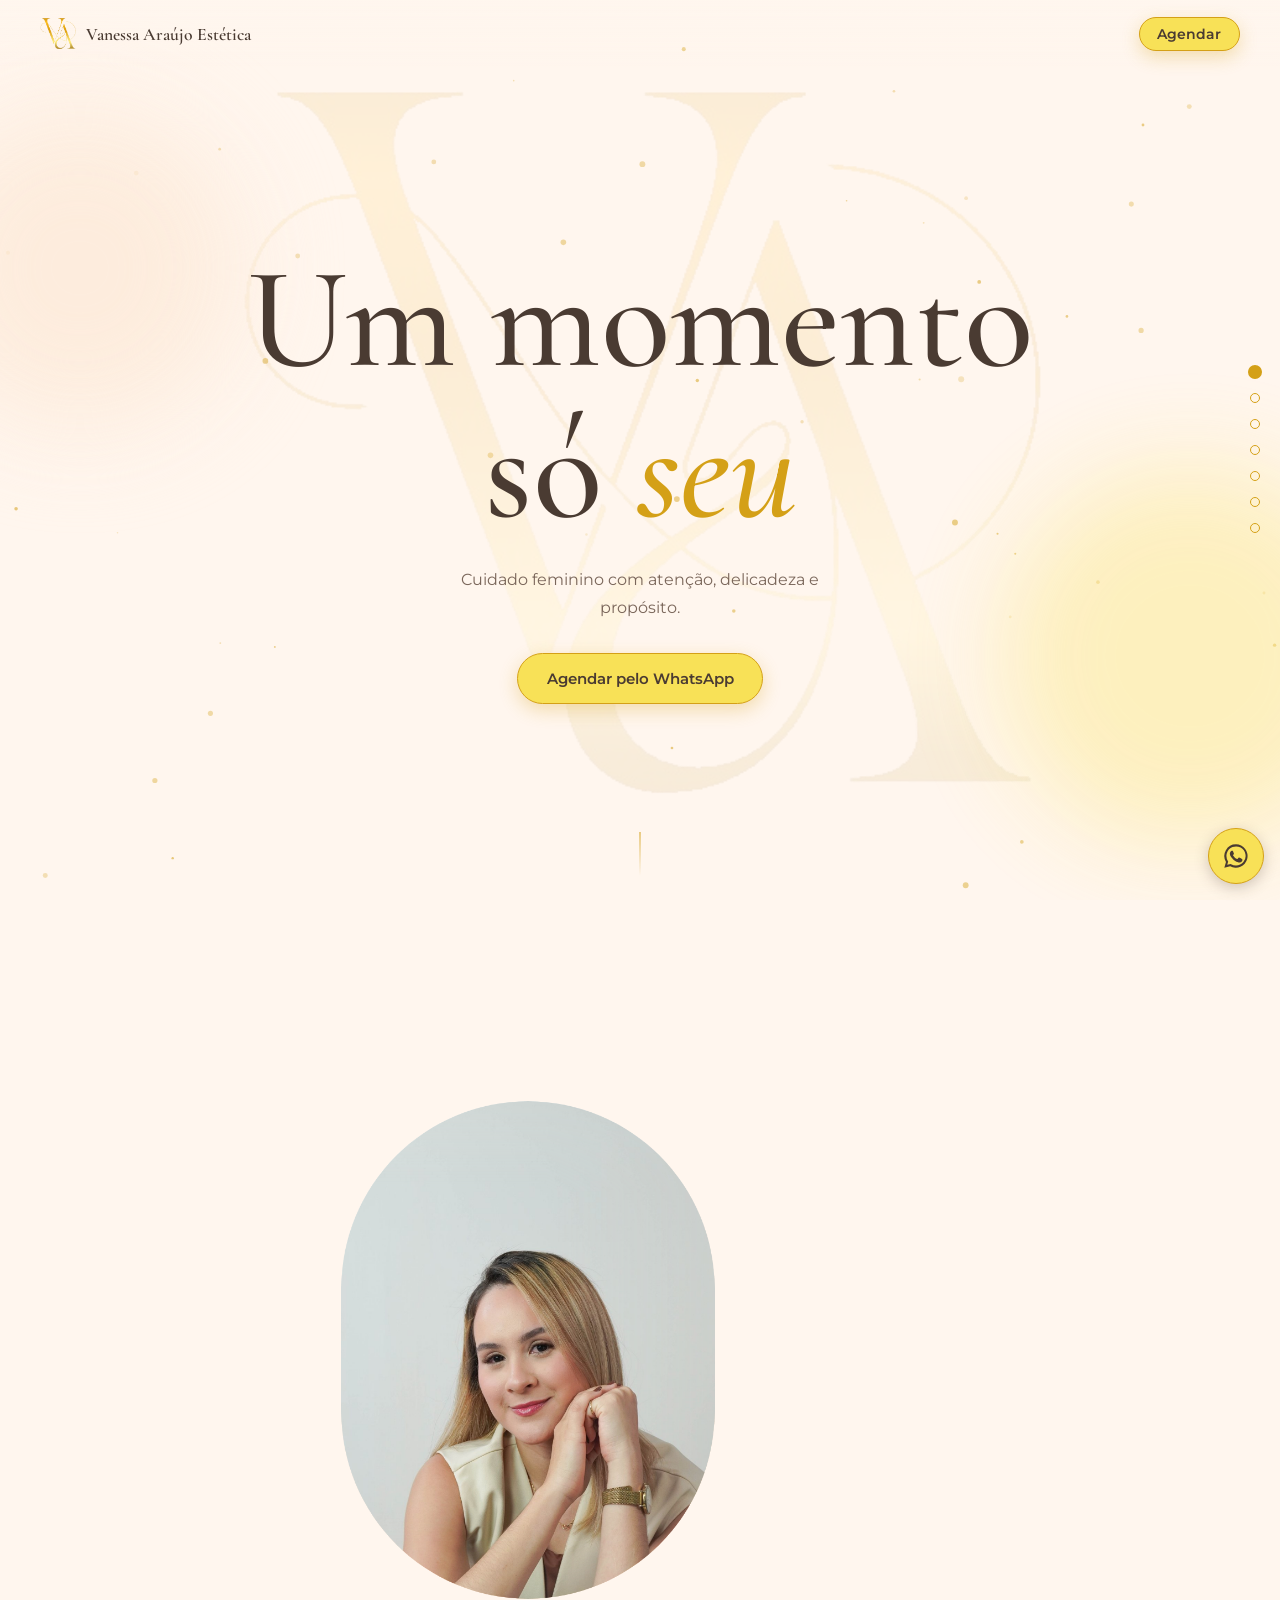
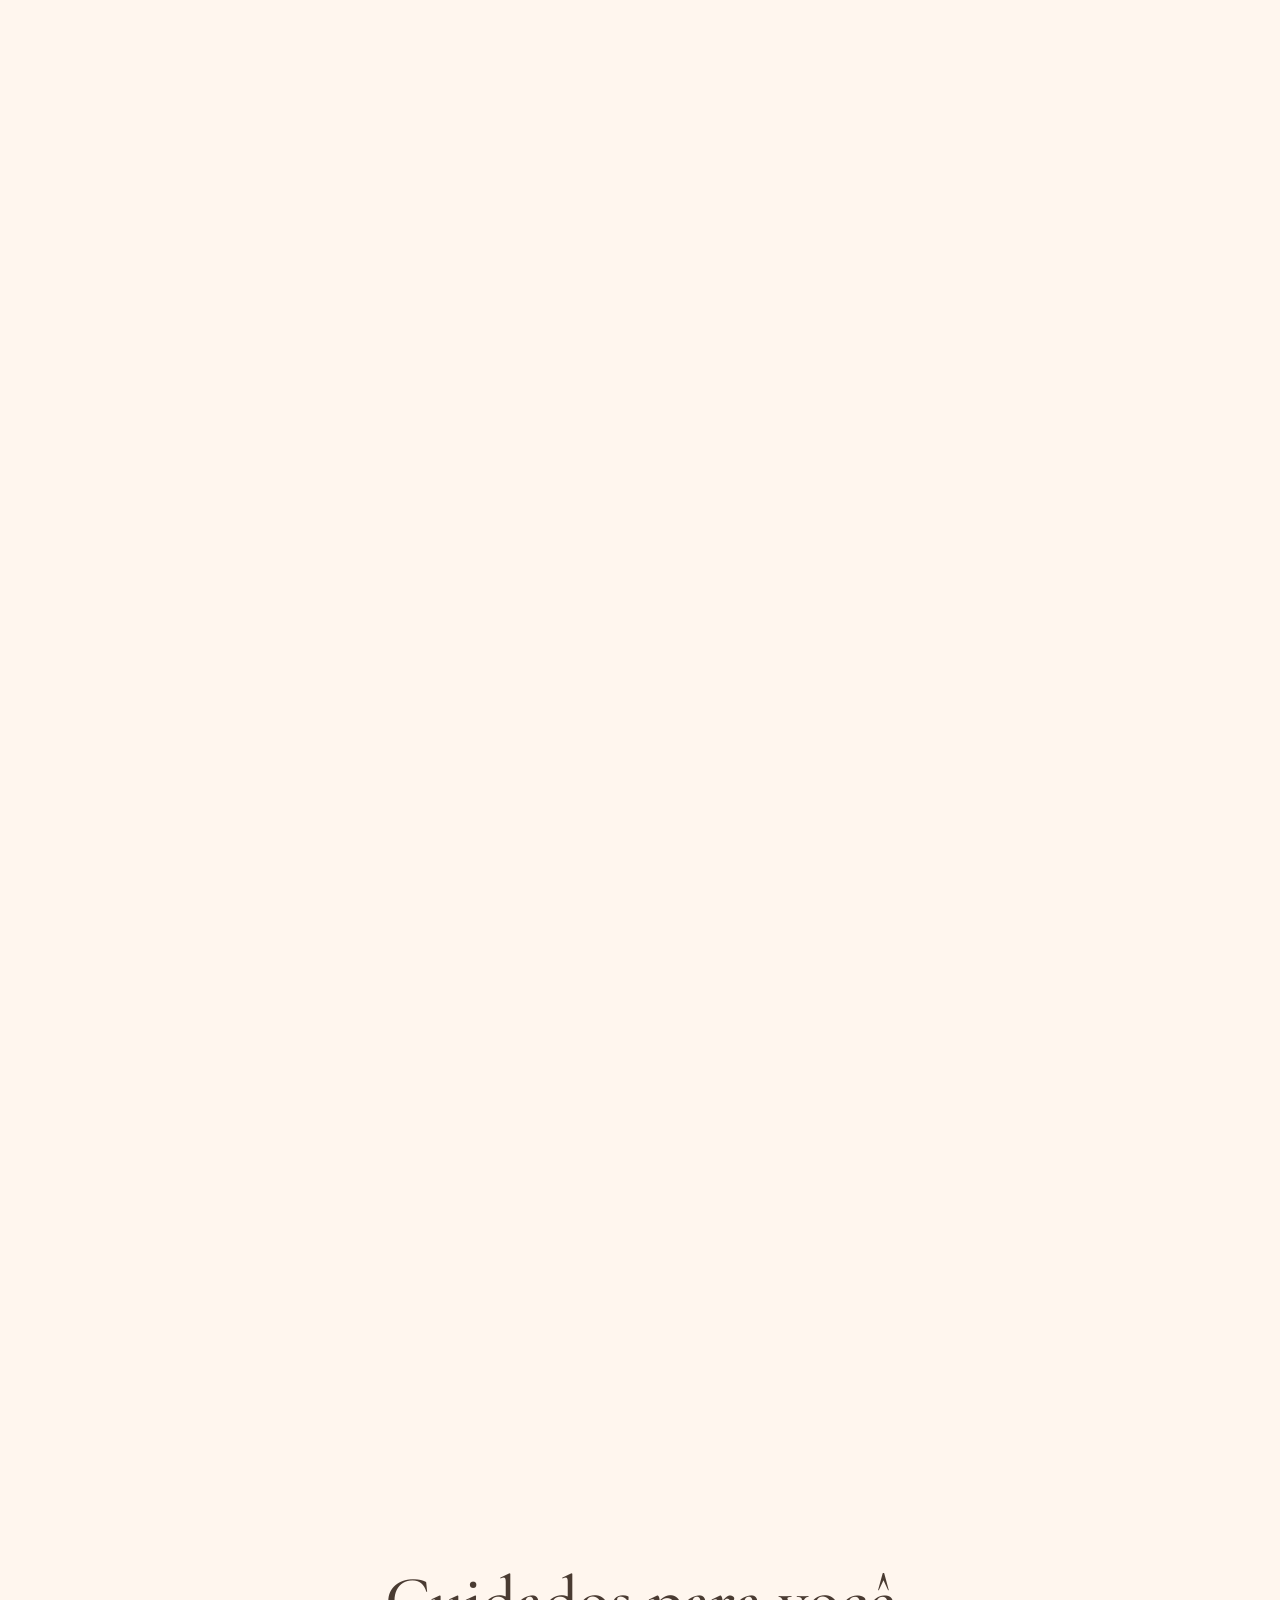
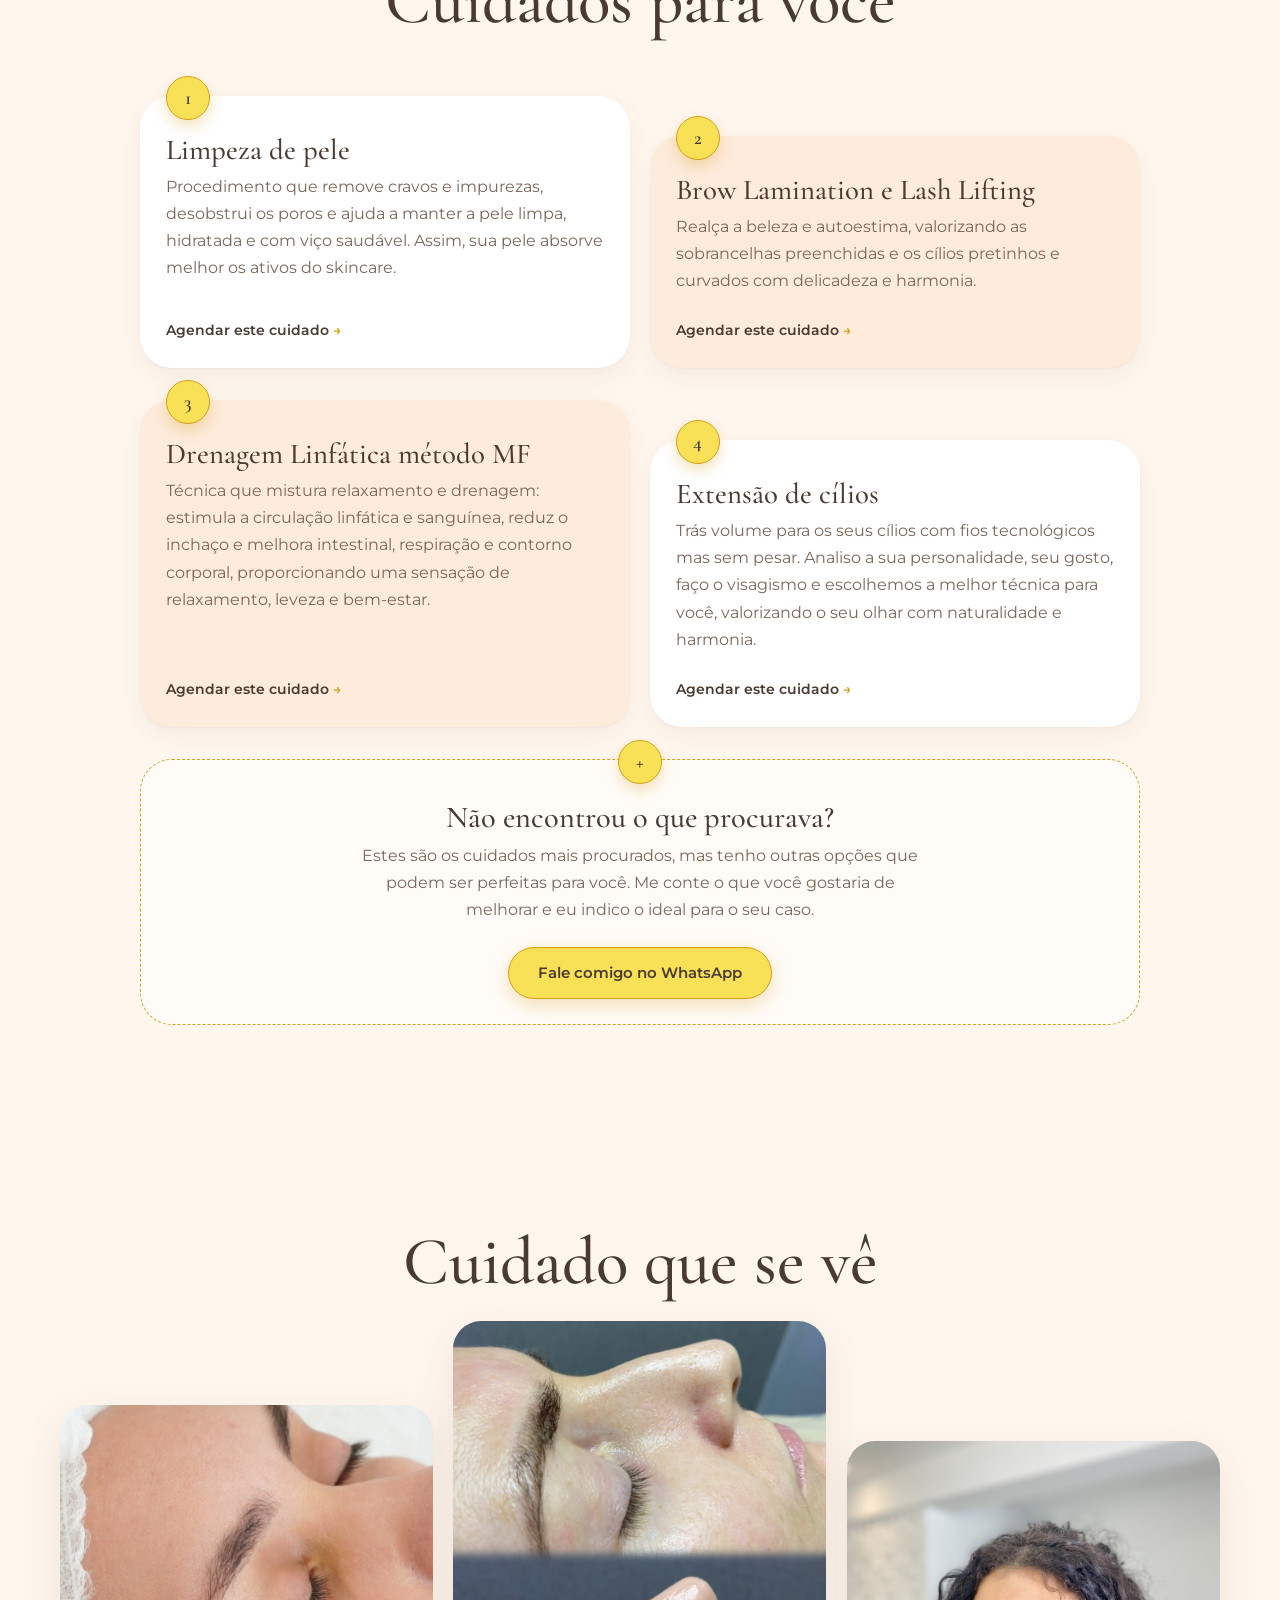
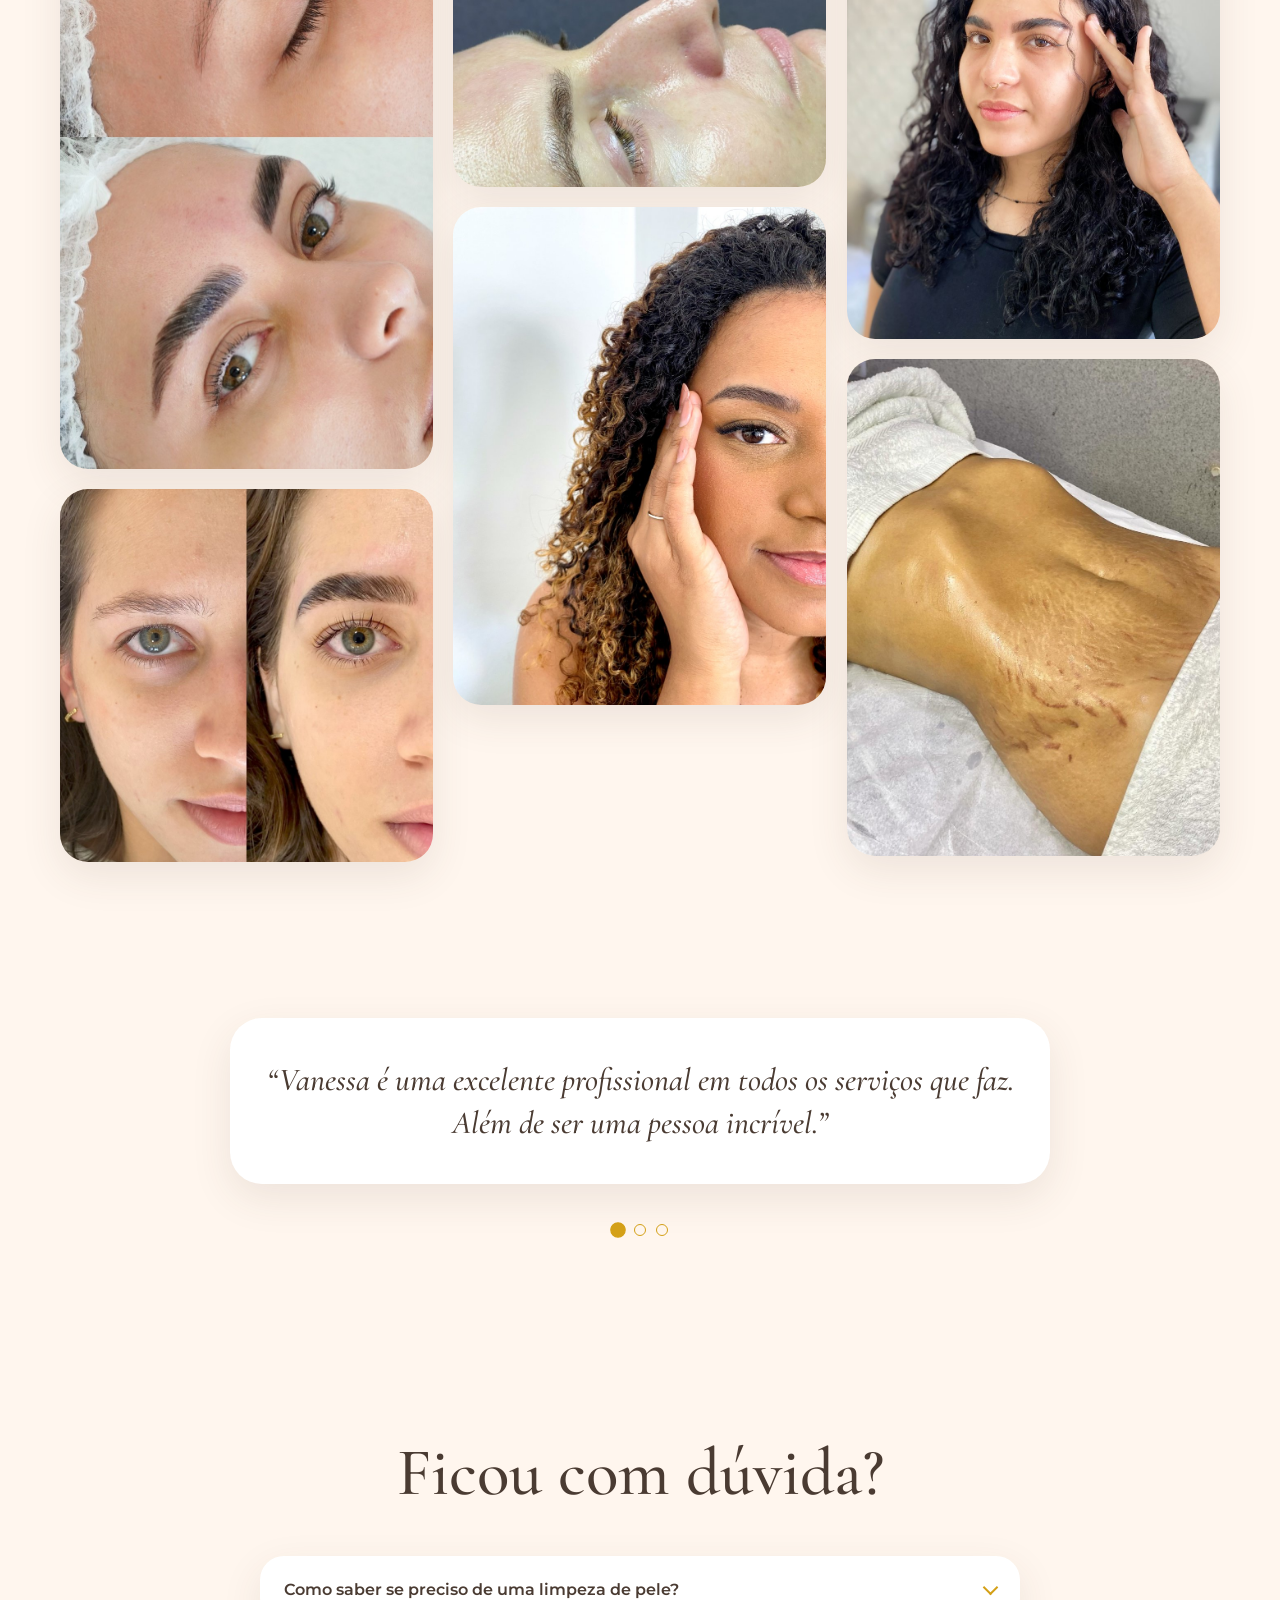
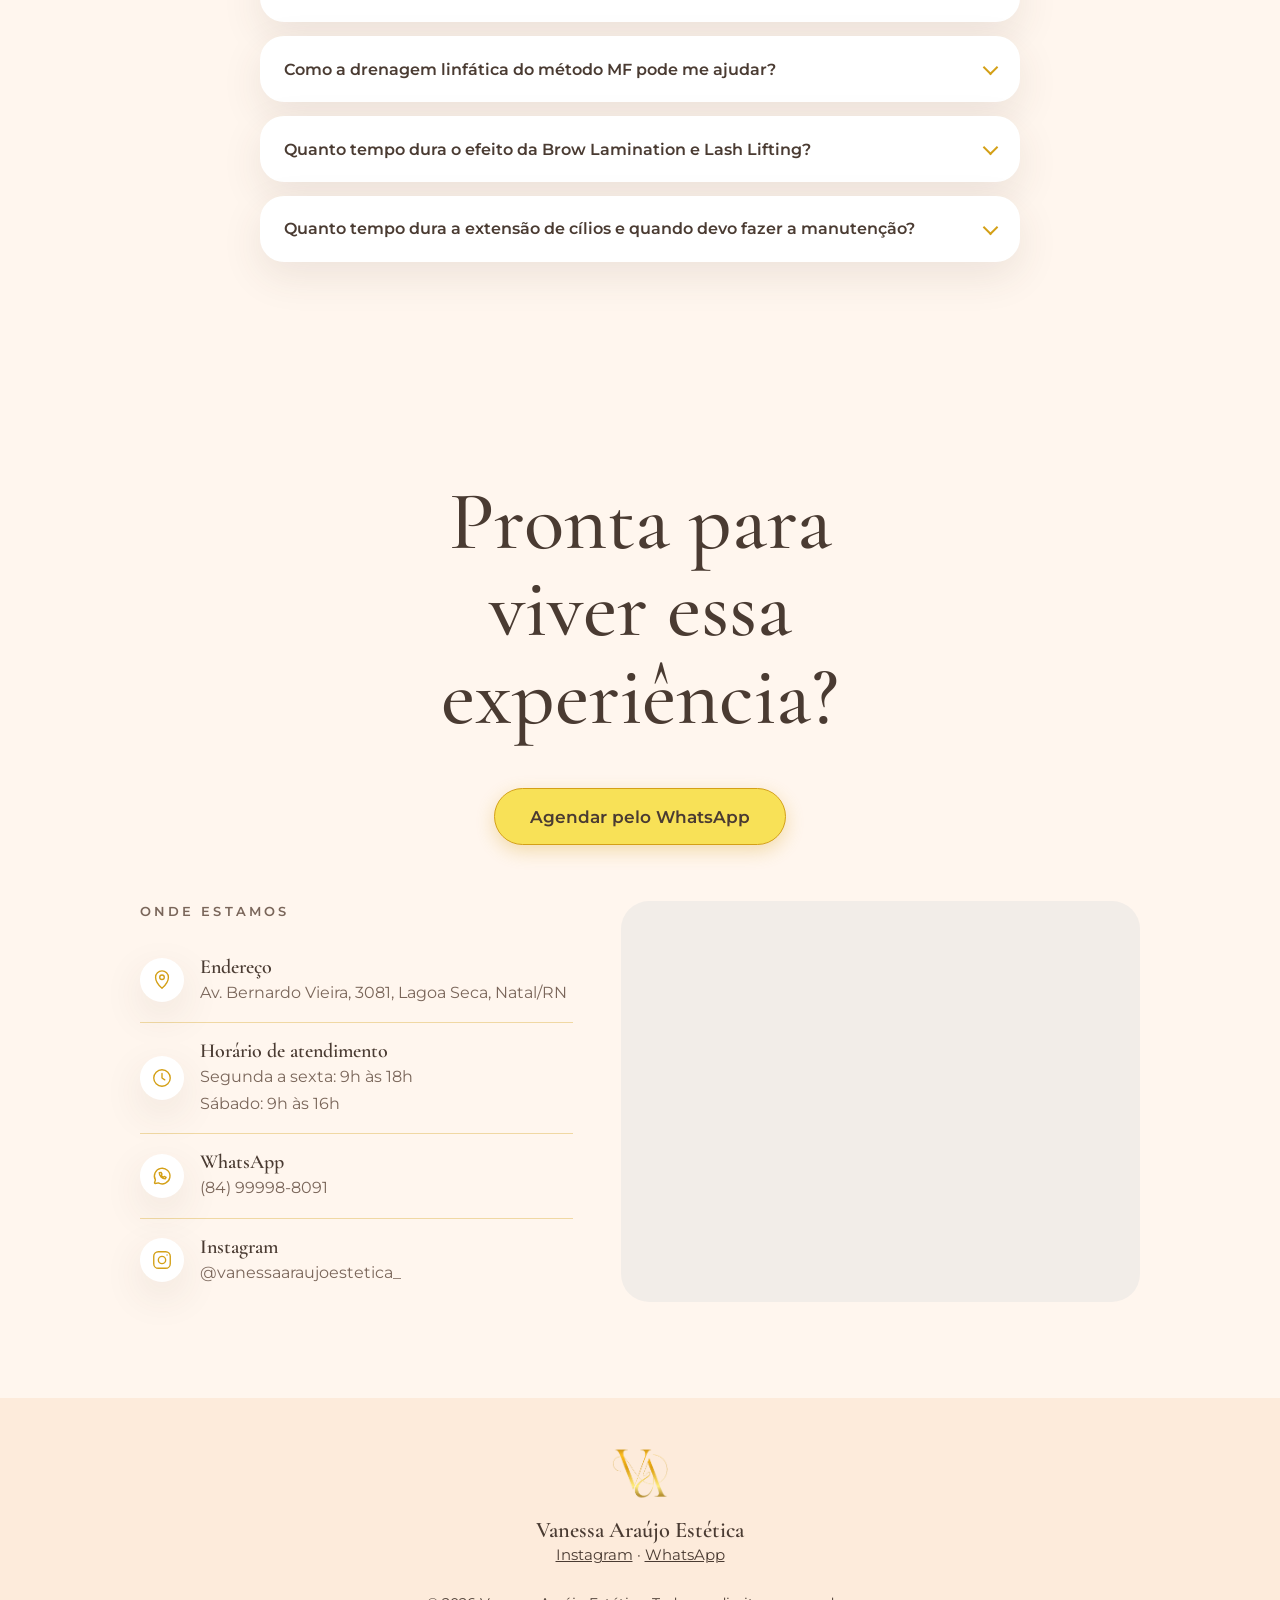
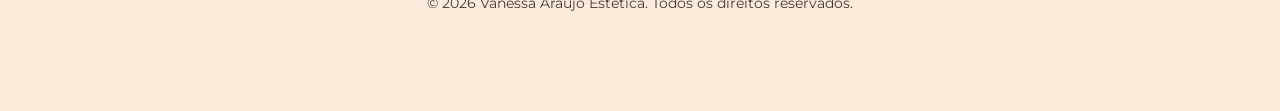
<file: index.html>
﻿<!doctype html>
<html lang="pt-BR">
<head>
<meta charset="utf-8">
<meta name="viewport" content="width=device-width, initial-scale=1">
<title>Esteticista em Natal/RN | Vanessa Araújo Estética</title>
<meta name="description" content="Vanessa Araújo, esteticista em Natal/RN. Uma experiência para conhecer os cuidados com a pele e o corpo. Agende pelo WhatsApp.">
<link rel="icon" type="image/png" href="imagens/logo.png">
<meta property="og:type" content="website">
<meta property="og:title" content="Vanessa Araújo Estética | Esteticista em Natal/RN">
<meta property="og:description" content="Cuidados com a pele e o corpo em Natal/RN. Agende pelo WhatsApp.">
<meta property="og:image" content="imagens/logo.png">
<link rel="preconnect" href="https://fonts.googleapis.com">
<link rel="preconnect" href="https://fonts.gstatic.com" crossorigin>
<link href="https://fonts.googleapis.com/css2?family=Cormorant+Garamond:ital,wght@0,500;0,600;0,700;1,500&family=Montserrat:wght@400;500;600&display=swap" rel="stylesheet">
<link rel="stylesheet" href="css/style.css">
</head>
<body data-fundo="claro">

<!-- Ícones de traço fino usados no bloco de contato -->
<svg width="0" height="0" style="position:absolute" aria-hidden="true">
  <symbol id="i-pin" viewBox="0 0 24 24" fill="none" stroke="currentColor" stroke-width="1.5" stroke-linecap="round" stroke-linejoin="round"><path d="M12 21s7-6 7-12a7 7 0 0 0-14 0c0 6 7 12 7 12z"/><circle cx="12" cy="9" r="2.5"/></symbol>
  <symbol id="i-relogio" viewBox="0 0 24 24" fill="none" stroke="currentColor" stroke-width="1.5" stroke-linecap="round" stroke-linejoin="round"><circle cx="12" cy="12" r="9"/><path d="M12 7v5l3 2"/></symbol>
  <symbol id="i-zap" viewBox="0 0 24 24" fill="none" stroke="currentColor" stroke-width="1.5" stroke-linecap="round" stroke-linejoin="round"><path d="M3.5 20.5l1.3-4.2A8.500 8.500 0 1 1 8 19.500z"/><path d="M9 8.500c0 3.500 3 6.500 6.500 6.500l1-1.500-2-1-1 .8c-1-.4-1.900-1.300-2.300-2.300l.8-1-1-2z"/></symbol>
  <symbol id="i-insta" viewBox="0 0 24 24" fill="none" stroke="currentColor" stroke-width="1.5" stroke-linecap="round" stroke-linejoin="round"><rect x="3" y="3" width="18" height="18" rx="5"/><circle cx="12" cy="12" r="4"/><path d="M17.500 6.500h.01"/></symbol>
</svg>

<canvas id="particulas" aria-hidden="true"></canvas>
<div class="brilho" aria-hidden="true"></div>

<header class="topo">
  <a class="topo-marca" href="#inicio"><img src="imagens/logo.png" alt=""><span>Vanessa Araújo Estética</span></a>
  <a class="btn btn-peq" href="https://wa.me/5584999988091?text=Ol%C3%A1%2C%20Vanessa!%20Vim%20pelo%20site%20e%20gostaria%20de%20agendar%20um%20hor%C3%A1rio." target="_blank" rel="noopener">Agendar</a>
</header>

<!-- Navegação por pontos (computador) -->
<nav class="pontos-nav" aria-label="Cenas do site">
  <a href="#inicio" title="Início"><span>Início</span></a>
  <a href="#sobre" title="Sobre"><span>Sobre</span></a>
  <a href="#servicos" title="Serviços"><span>Serviços</span></a>
  <a href="#resultados" title="Resultados"><span>Resultados</span></a>
  <a href="#depoimentos" title="Depoimentos"><span>Depoimentos</span></a>
  <a href="#perguntas" title="Perguntas"><span>Perguntas</span></a>
  <a href="#contato" title="Contato"><span>Contato</span></a>
</nav>

<main>
  <!-- 1. Início -->
  <section class="cena hero" id="inicio" data-fundo="claro">
    <img class="camada marca-grande" data-prof="26" src="imagens/logo.png" alt="">
    <span class="orbe o1 camada" data-prof="-18"></span>
    <span class="orbe o2 camada" data-prof="14"></span>
    <div class="hero-texto">
      <h1>
        <span class="w" style="--i:3">Um</span>
        <span class="w" style="--i:4">momento</span>
        <span class="w" style="--i:5">só</span>
        <span class="w" style="--i:6"><em>seu</em></span>
      </h1>
      <p class="w sub" style="--i:8">Cuidado feminino com atenção, delicadeza e propósito.</p>
      <a class="btn w" style="--i:9" href="https://wa.me/5584999988091?text=Ol%C3%A1%2C%20Vanessa!%20Vim%20pelo%20site%20e%20gostaria%20de%20agendar%20um%20hor%C3%A1rio." target="_blank" rel="noopener">Agendar pelo WhatsApp</a>
    </div>
    <a class="rolar" href="#sobre" aria-label="Rolar para baixo"><i></i></a>
  </section>

  <!-- 2. Sobre: a foto se abre até ocupar a tela -->
  <section class="pin pin-zoom" id="sobre" data-fundo="bege">
    <div class="sticky sobre-grade">
      <!-- Foto vertical em imagens/imagem-sobre.jpg. Se o arquivo não existir, fica o espaço de exemplo -->
      <div class="retrato"><span aria-hidden="true">[EXEMPLO]<br>Foto da Vanessa<br>(a enviar)</span><img src="imagens/imagem-sobre.jpg" alt="Vanessa Araújo, esteticista" width="1400" height="2100" onerror="this.remove()"></div>
      <div class="sobre-card">
        <h2>Sobre mim</h2>
        <p>A beleza, para mim, começa no cuidado. Há 8 anos atuo na área da estética. Formada em Estética e Cosmetologia, meu trabalho é guiado pela leveza no atendimento e pela atenção a cada detalhe. Faço tudo com excelência, sempre priorizando a saúde, a qualidade e resultados que valorizem a beleza única de cada mulher que passa por mim.</p>
      </div>
    </div>
  </section>

  <!-- 3. Serviços -->
  <section class="cena servicos" id="servicos" data-fundo="claro">
    <div class="cab" data-r><h2>Cuidados para você</h2></div>
    <!-- Grade de cards: todos visíveis de uma vez. O link de cada um ganha o nome do serviço na mensagem (js/main.js) -->
    <div class="grade-servicos">
      <article class="cartao" data-r><span class="num">1</span><h3>Limpeza de pele</h3><p>Procedimento que remove cravos e impurezas, desobstrui os poros e ajuda a manter a pele limpa, hidratada e com viço saudável. Assim, sua pele absorve melhor os ativos do skincare.</p><a class="mais" data-servico="Limpeza de pele" href="https://wa.me/5584999988091" target="_blank" rel="noopener">Agendar este cuidado</a></article>
      <article class="cartao alt" data-r><span class="num">2</span><h3>Brow Lamination e Lash Lifting</h3><p>Realça a beleza e autoestima, valorizando as sobrancelhas preenchidas e os cílios pretinhos e curvados com delicadeza e harmonia.</p><a class="mais" data-servico="Brow Lamination e Lash Lifting" href="https://wa.me/5584999988091" target="_blank" rel="noopener">Agendar este cuidado</a></article>
      <article class="cartao alt" data-r><span class="num">3</span><h3>Drenagem Linfática método MF</h3><p>Técnica que mistura relaxamento e drenagem: estimula a circulação linfática e sanguínea, reduz o inchaço e melhora intestinal, respiração e contorno corporal, proporcionando uma sensação de relaxamento, leveza e bem-estar.</p><a class="mais" data-servico="Drenagem Linfática método MF" href="https://wa.me/5584999988091" target="_blank" rel="noopener">Agendar este cuidado</a></article>
      <article class="cartao" data-r><span class="num">4</span><h3>Extensão de cílios</h3><p>Trás volume para os seus cílios com fios tecnológicos mas sem pesar. Analiso a sua personalidade, seu gosto, faço o visagismo e escolhemos a melhor técnica para você, valorizando o seu olhar com naturalidade e harmonia.</p><a class="mais" data-servico="Extensão de cílios" href="https://wa.me/5584999988091" target="_blank" rel="noopener">Agendar este cuidado</a></article>
      <!-- Aviso: os 4 cards são só os principais -->
      <div class="cartao cartao-mais" data-r><span class="num">+</span><h3>Não encontrou o que procurava?</h3><p>Estes são os cuidados mais procurados, mas tenho outras opções que podem ser perfeitas para você. Me conte o que você gostaria de melhorar e eu indico o ideal para o seu caso.</p><a class="btn" href="https://wa.me/5584999988091?text=Ol%C3%A1%2C%20Vanessa!%20Vim%20pelo%20site%20e%20n%C3%A3o%20encontrei%20o%20que%20procurava.%20Gostaria%20de%20conversar%20sobre%20outras%20op%C3%A7%C3%B5es." target="_blank" rel="noopener">Fale comigo no WhatsApp</a></div>
    </div>
  </section>

  <!-- 5. Resultados: colunas com velocidades diferentes -->
  <section class="cena" id="resultados" data-fundo="claro">
    <div class="cab" data-r><h2>Cuidado que se vê</h2></div>
    <div class="colunas">
      <div class="col" style="--v:-.06">
        <div class="zoom"><img src="imagens/imagem-resultados-1.jpg" width="828" height="1472" loading="lazy" alt="Foto de resultado em sobrancelhas, em comparação antes e depois"></div>
        <div class="zoom"><img src="imagens/imagem-resultados-3.jpg" width="1000" height="1000" loading="lazy" alt="Foto em close do rosto de uma cliente"></div>
      </div>
      <div class="col" style="--v:.08">
        <div class="zoom"><img src="imagens/imagem-resultados-2.jpg" width="1000" height="1249" loading="lazy" alt="Foto de resultado em sobrancelhas, vista de perto"></div>
        <div class="zoom"><img src="imagens/imagem-resultados-4.jpg" width="1000" height="1333" loading="lazy" alt="Retrato de uma cliente de cabelo cacheado"></div>
      </div>
      <div class="col" style="--v:-.12">
        <div class="zoom"><img src="imagens/imagem-resultados-5.jpg" width="1000" height="1333" loading="lazy" alt="Retrato de uma cliente sorrindo levemente"></div>
        <div class="zoom"><img src="imagens/imagem-resultados-6.jpg" width="1000" height="1333" loading="lazy" alt="Foto de resultado em cuidado corporal"></div>
      </div>
    </div>
  </section>

  <!-- 6. Depoimentos -->
  <section class="cena centrado" id="depoimentos" data-fundo="bege">
    <div class="cab so-leitor"><h2>Depoimentos</h2></div>
    <div class="citacoes" data-r>
      <blockquote class="ativo">“Vanessa é uma excelente profissional em todos os serviços que faz. Além de ser uma pessoa incrível.”</blockquote>
      <blockquote>“Vanessa além de ser super competente, é um ser humano do bem, com brilho próprio. Me sinto muito a vontade durante suas massagens, ela sabe o que faz!”</blockquote>
      <blockquote>“Vanessa é uma excelente profissional, Massagem muito completa e relaxante. Cuidados Desde a preparação do ambiente (iluminação,climatização,cheirinho…) até as técnicas muito bem aplicadas. Melhor massagem que já recebi, vim de São Paulo a Natal e ter me deparado com um trabalho tão completo me fez vê que valeu a pena investir meu tempo.”</blockquote>
    </div>
    <div class="bolinhas" role="tablist" aria-label="Escolher depoimento"></div>
  </section>

  <!-- 7. Perguntas frequentes -->
  <section class="cena" id="perguntas" data-fundo="claro">
    <div class="cab" data-r><h2>Ficou com dúvida?</h2></div>
    <div class="faq" data-r>
      <details><summary>Como saber se preciso de uma limpeza de pele?</summary><p>Sinais como cravos, excesso de oleosidade, poros obstruídos e textura irregular podem indicar que sua pele precisa de cuidados mais específicos. No entanto, cada pele tem suas particularidades. Por isso, realizo uma avaliação individualizada para entender suas necessidades e indicar o tratamento mais adequado, sempre priorizando a saúde, o equilíbrio e a beleza natural da sua pele.</p></details>
      <details><summary>Como a drenagem linfática do método MF pode me ajudar?</summary><p>Se você sente inchaço, sensação de peso nas pernas, cansaço físico ou lipedema essa drenagem linfática pode ser uma aliada no seu cuidado e bem-estar. Nela inclui manobras que vão diminuir a retenção favorecendo leveza e relaxamento, além de ajudar a melhorar o funcionamento intestinal. Também técnicas que associam a respiração e melhora do contorno corporal. Meu objetivo é proporcionar mais leveza, conforto e bem-estar, respeitando as necessidades e particularidades de cada corpo. Por exemplo em gestantes, a massagem é totalmente personalizada.</p></details>
      <details><summary>Quanto tempo dura o efeito da Brow Lamination e Lash Lifting?</summary><p>De 40 a 60 dias, a química permanece no fio. O efeito permanece por mais tempo quando você tem os cuidados após a química. Os fios devem passar por uma nutrição em cabine após 15 dias da química e manter a hidratação em casa com o kit home care.</p></details>
      <details><summary>Quanto tempo dura a extensão de cílios e quando devo fazer a manutenção?</summary><p>Dura em torno de 28 de retenção. Mas é indicado realizar a manutenção com 21 dias para não danificar o fio natural nem a saúde ocular.</p></details>
    </div>
  </section>

  <!-- 8. Contato -->
  <section class="cena centrado contato" id="contato" data-fundo="bege">
    <div class="cab" data-r>
      <h2 class="grande">Pronta para viver essa experiência?</h2>
      <a class="btn btn-grande" href="https://wa.me/5584999988091?text=Ol%C3%A1%2C%20Vanessa!%20Vim%20pelo%20site%20e%20gostaria%20de%20agendar%20um%20hor%C3%A1rio." target="_blank" rel="noopener">Agendar pelo WhatsApp</a>
    </div>
    <!-- Dados de contato junto do mapa, num bloco só -->
    <div class="onde" data-r>
      <div class="onde-info">
        <p class="rotulo">Onde estamos</p>
        <ul class="info">
          <li><svg class="ico" aria-hidden="true"><use href="#i-pin"/></svg><div><strong>Endereço</strong><span>Av. Bernardo Vieira, 3081, Lagoa Seca, Natal/RN</span></div></li>
          <li><svg class="ico" aria-hidden="true"><use href="#i-relogio"/></svg><div><strong>Horário de atendimento</strong><span>Segunda a sexta: 9h às 18h<br>Sábado: 9h às 16h</span></div></li>
          <li><svg class="ico" aria-hidden="true"><use href="#i-zap"/></svg><div><strong>WhatsApp</strong><a href="https://wa.me/5584999988091" target="_blank" rel="noopener">(84) 99998-8091</a></div></li>
          <li><svg class="ico" aria-hidden="true"><use href="#i-insta"/></svg><div><strong>Instagram</strong><a href="https://www.instagram.com/vanessaaraujoestetica__" target="_blank" rel="noopener">@vanessaaraujoestetica_</a></div></li>
        </ul>
      </div>
      <iframe class="mapa" title="Mapa com a localização da Vanessa Araújo Estética" loading="lazy"
        src="https://www.google.com/maps?q=Av.+Bernardo+Vieira,+3081,+Lagoa+Seca,+Natal,+RN&output=embed"></iframe>
    </div>
  </section>
</main>

<footer class="rodape">
  <img src="imagens/logo.png" alt="Monograma VA">
  <p class="marca">Vanessa Araújo Estética</p>
  <p><a href="https://www.instagram.com/vanessaaraujoestetica__" target="_blank" rel="noopener">Instagram</a> · <a href="https://wa.me/5584999988091" target="_blank" rel="noopener">WhatsApp</a></p>
  <p class="copy">© <span id="ano"></span> Vanessa Araújo Estética. Todos os direitos reservados.</p>
</footer>

<a class="zap-fixo" href="https://wa.me/5584999988091?text=Ol%C3%A1%2C%20Vanessa!%20Vim%20pelo%20site%20e%20gostaria%20de%20agendar%20um%20hor%C3%A1rio." target="_blank" rel="noopener" aria-label="Agendar pelo WhatsApp">
  <svg viewBox="0 0 24 24" fill="currentColor" aria-hidden="true"><path d="M12 2a10 10 0 0 0-8.6 15.1L2 22l5-1.3A10 10 0 1 0 12 2zm0 18.200a8.200 8.200 0 0 1-4.200-1.200l-.3-.2-3 .8.8-2.900-.2-.3A8.200 8.200 0 1 1 12 20.200zm4.500-6.100c-.2-.1-1.500-.7-1.700-.8s-.4-.1-.6.1-.7.8-.8 1-.3.2-.6.1a6.700 6.700 0 0 1-3.300-2.900c-.2-.4.200-.4.700-1.300.1-.1 0-.3 0-.4s-.6-1.400-.8-1.900c-.2-.5-.4-.4-.6-.4h-.5a1 1 0 0 0-.7.3 3 3 0 0 0-.9 2.200 5.200 5.200 0 0 0 1.100 2.800 11.800 11.800 0 0 0 4.500 4c1.700.7 2.300.8 3.200.6a2.700 2.700 0 0 0 1.800-1.300 2.200 2.200 0 0 0 .2-1.300c-.1-.1-.3-.2-.5-.3z"/></svg>
</a>

<script src="js/main.js"></script>
</body>
</html>
</file>
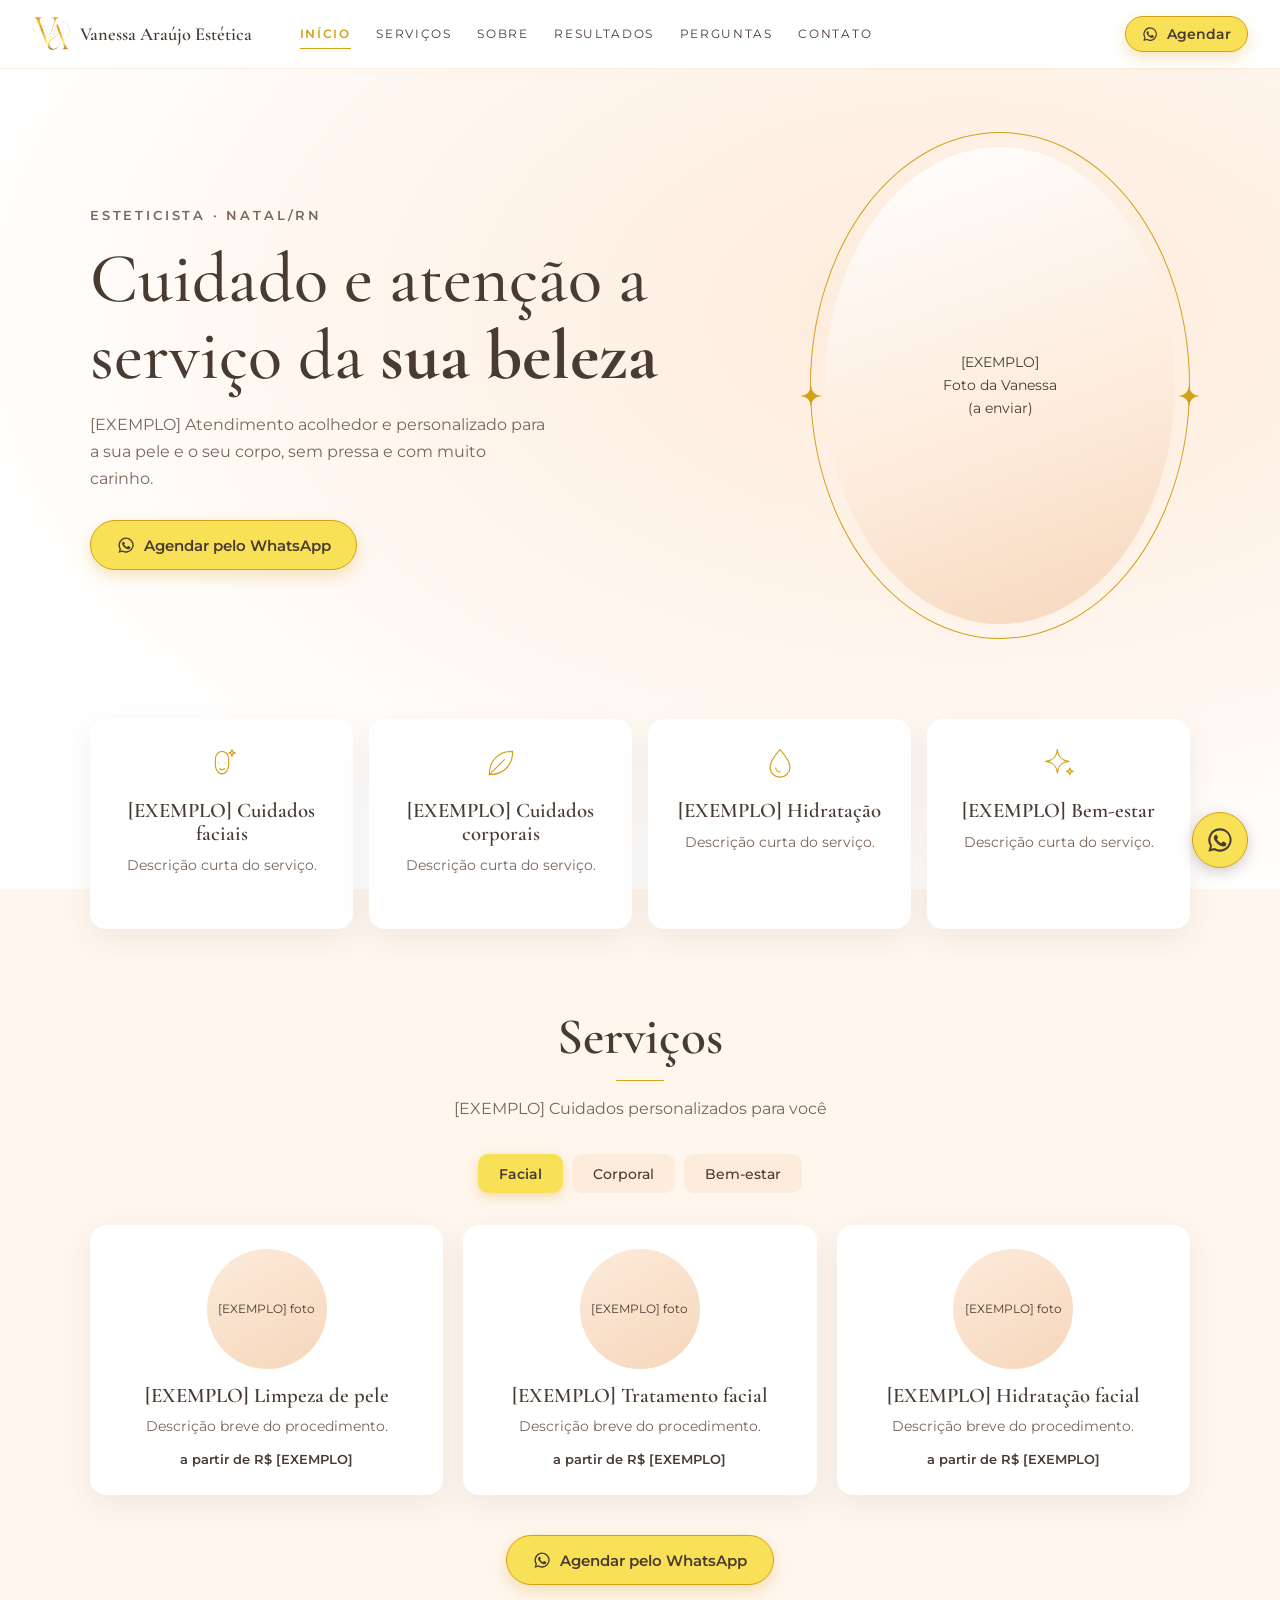
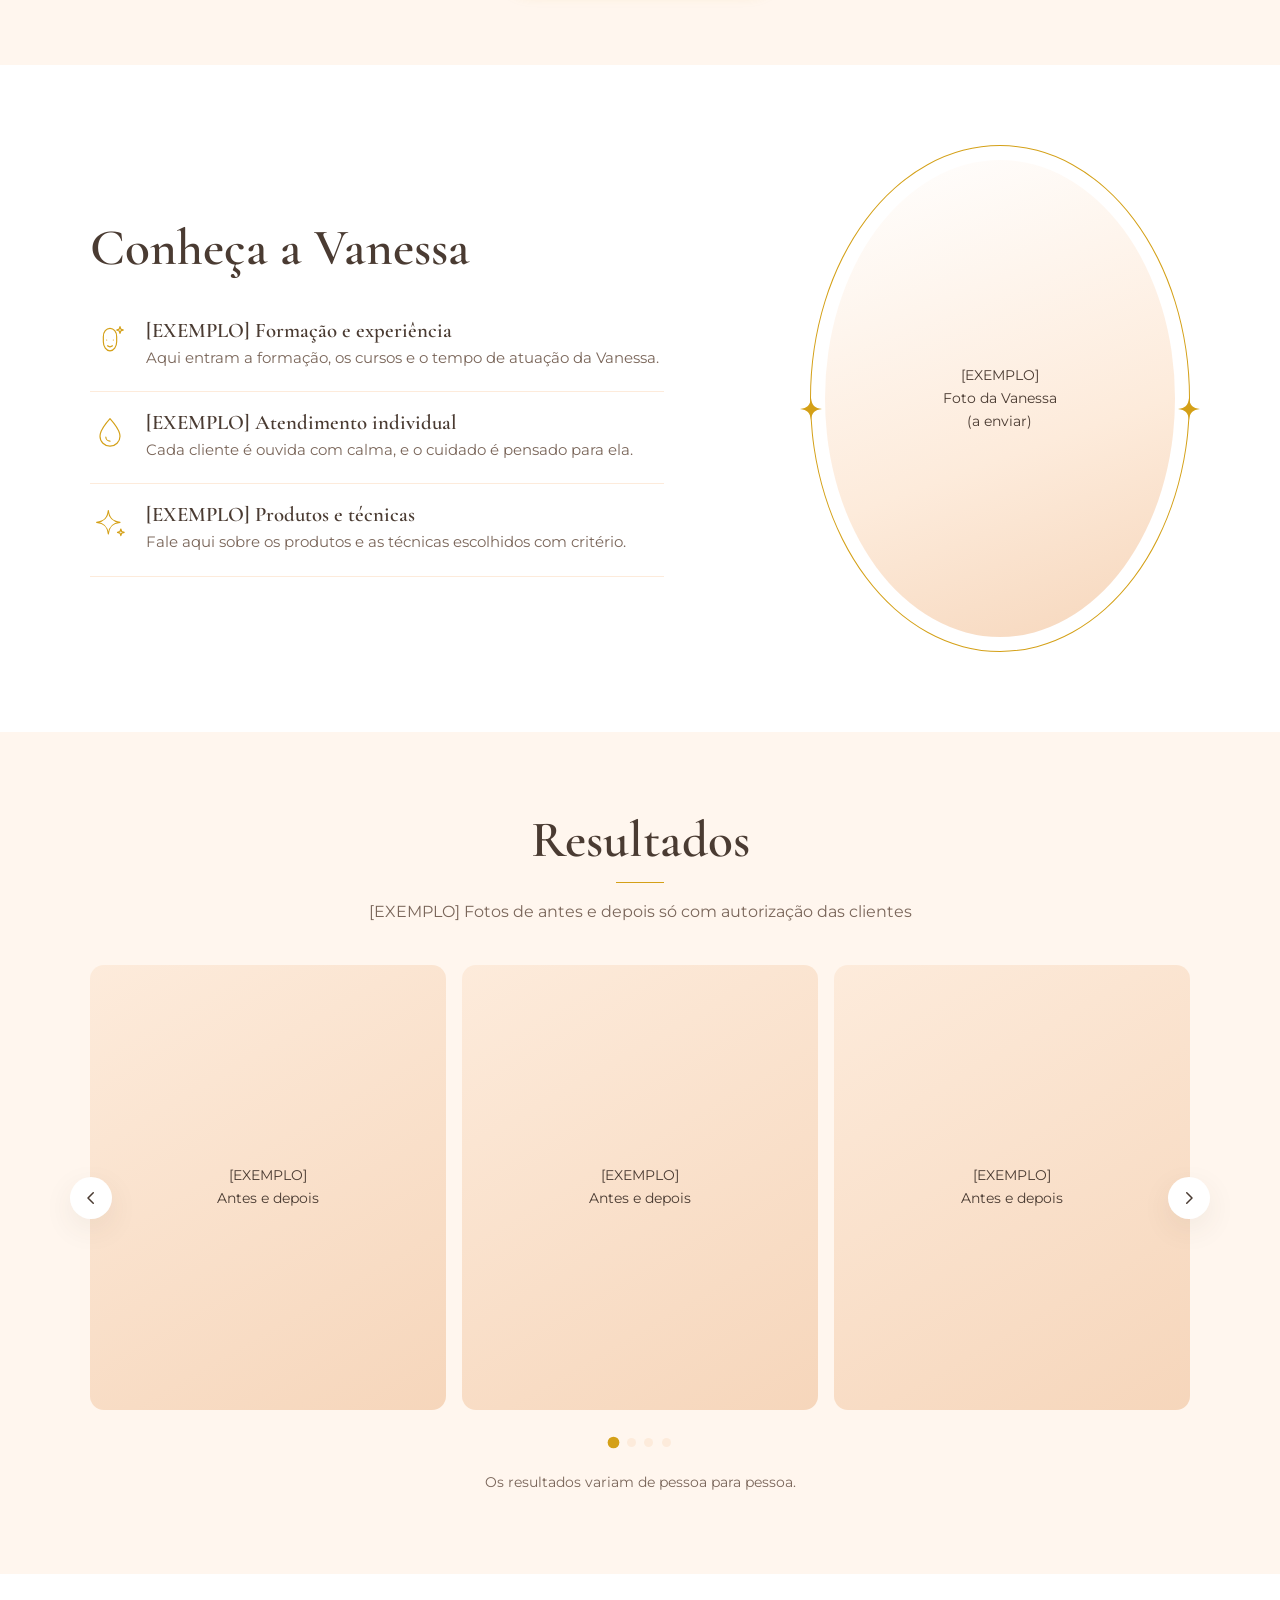
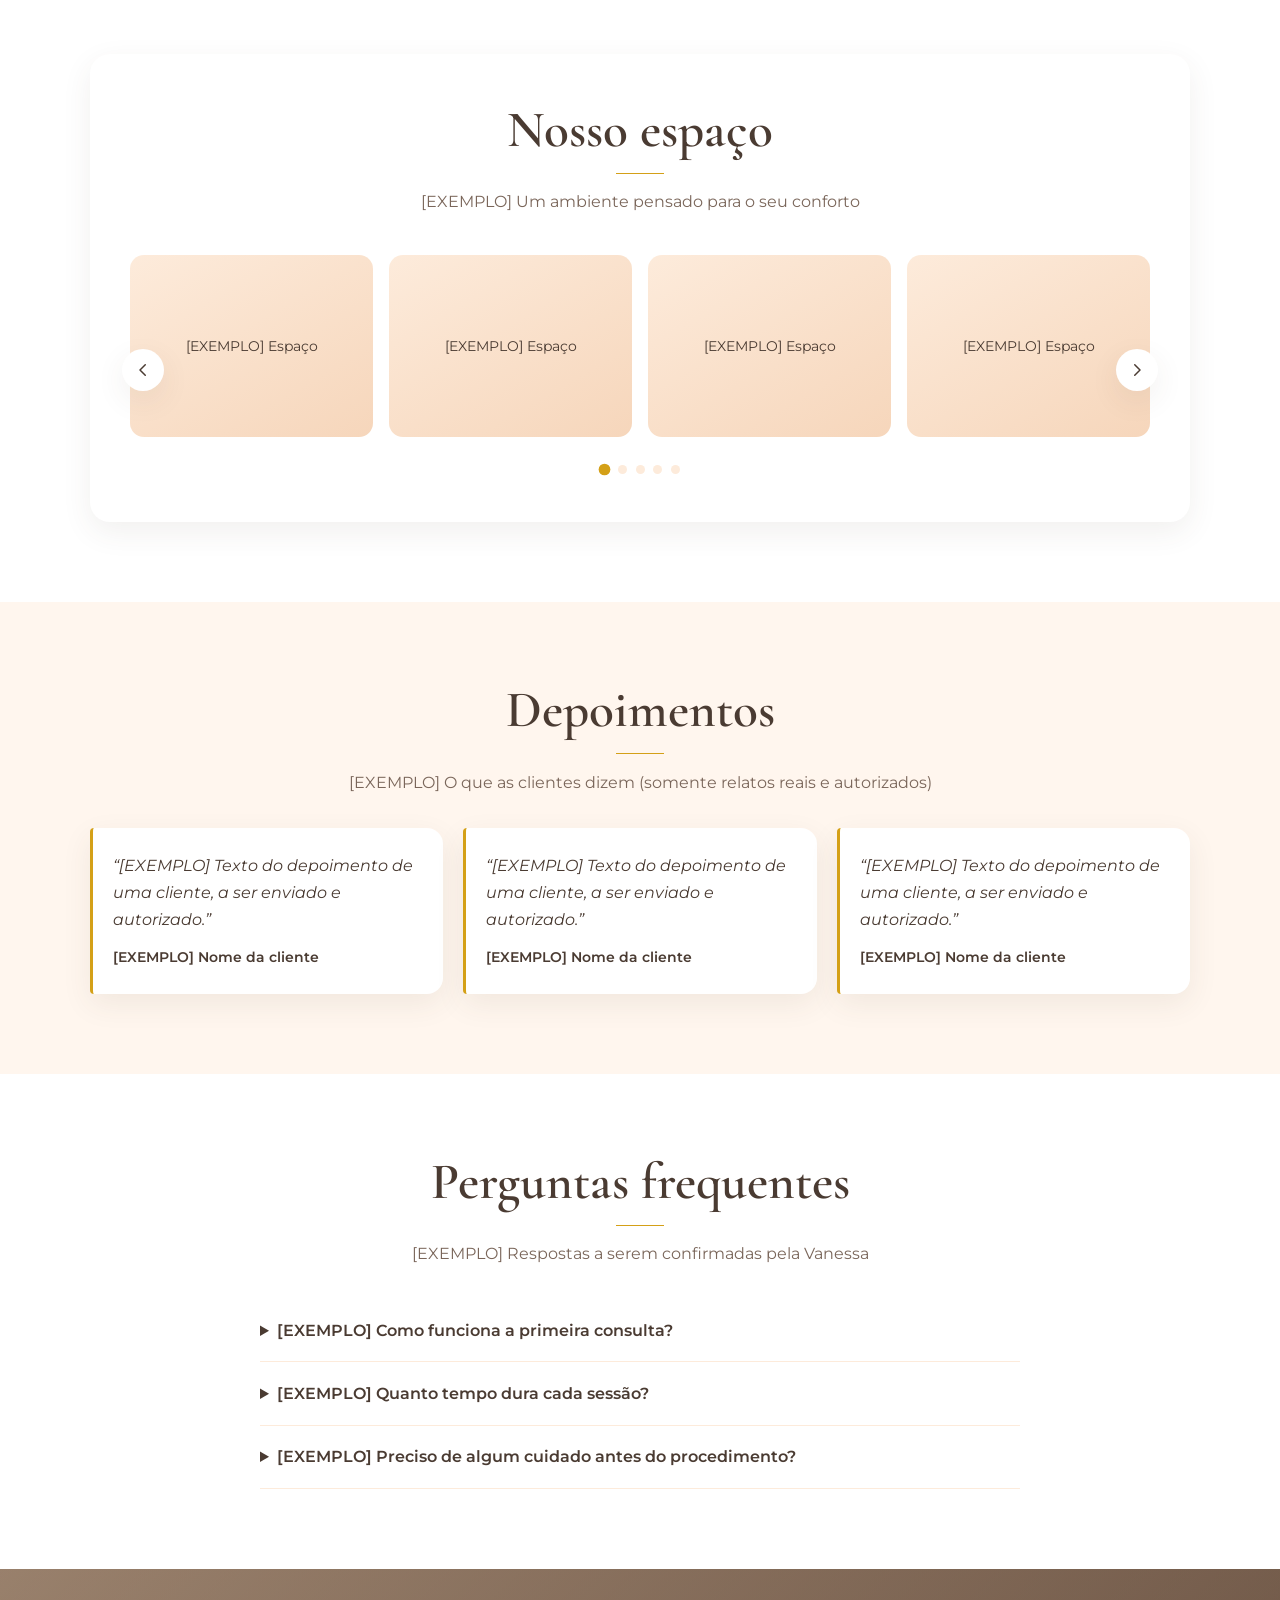
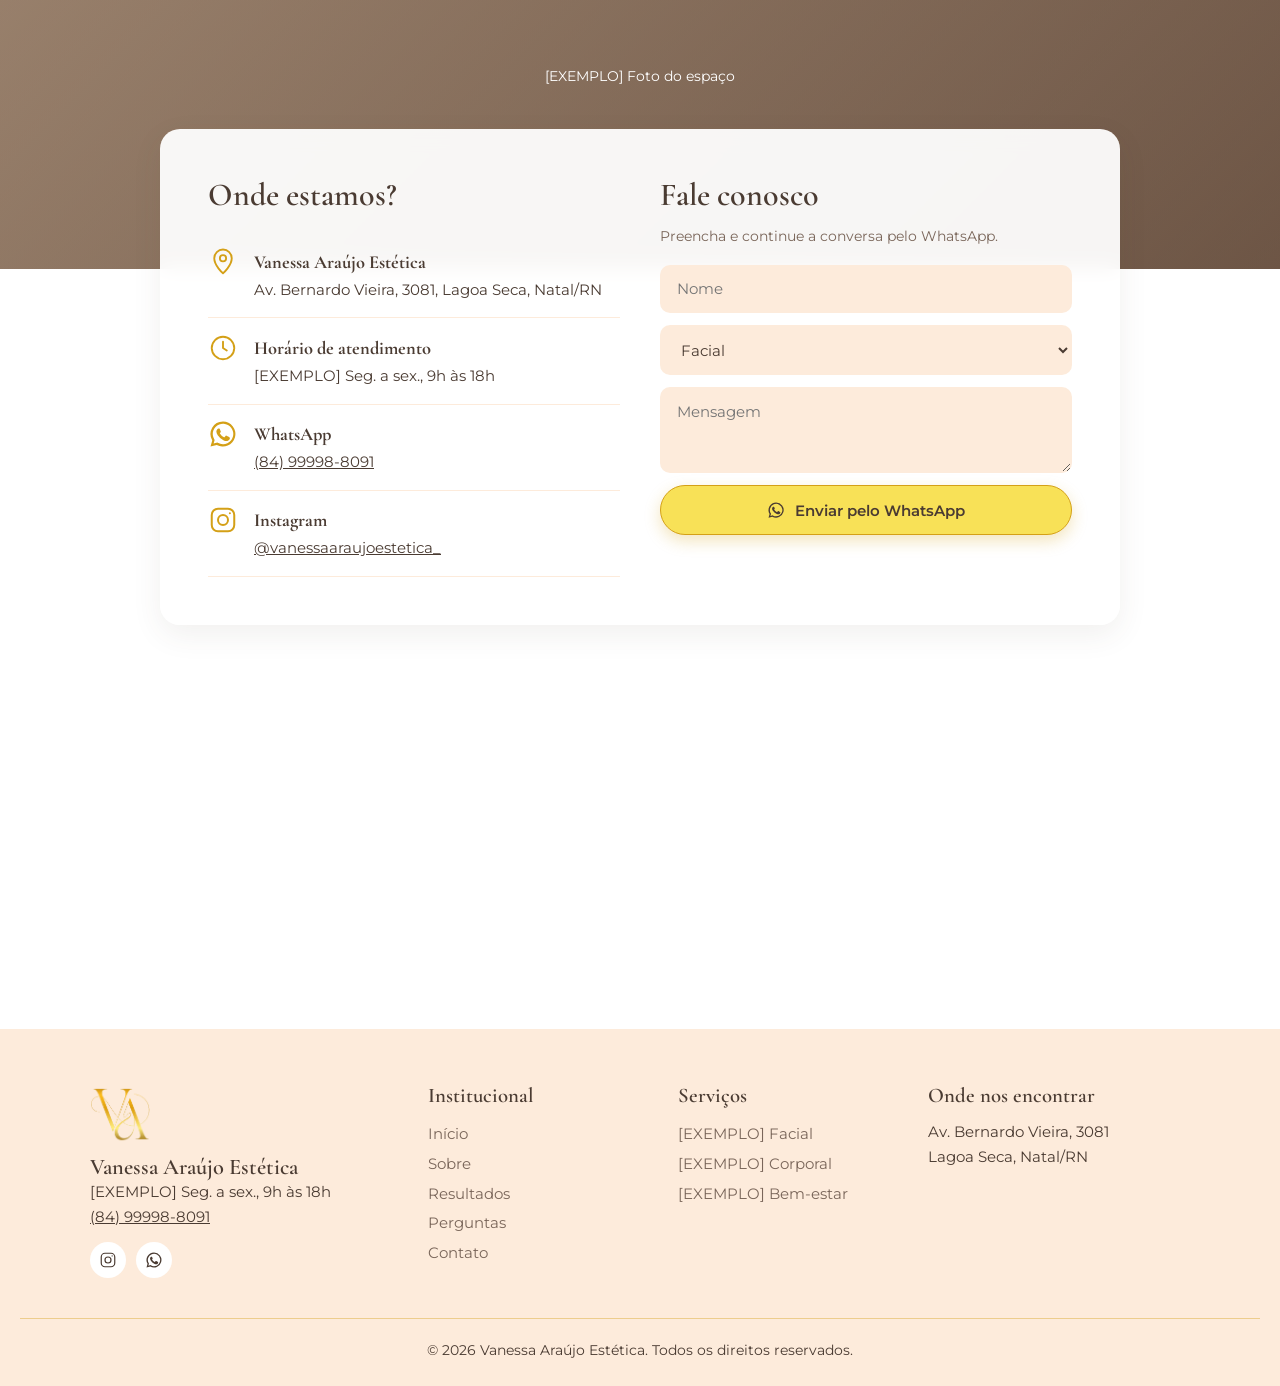
<file: versao-classica/index.html>
﻿<!doctype html>
<html lang="pt-BR">
<head>
<meta charset="utf-8">
<meta name="viewport" content="width=device-width, initial-scale=1">
<title>Esteticista em Natal/RN | Vanessa Araújo Estética</title>
<meta name="description" content="Vanessa Araújo, esteticista em Natal/RN. Cuidados com a pele e o corpo em atendimento acolhedor e personalizado. Agende pelo WhatsApp.">
<link rel="icon" type="image/png" href="../imagens/logo.png">

<!-- Compartilhamento (redes sociais) -->
<meta property="og:type" content="website">
<meta property="og:title" content="Vanessa Araújo Estética | Esteticista em Natal/RN">
<meta property="og:description" content="Cuidados com a pele e o corpo em Natal/RN. Agende pelo WhatsApp.">
<!-- TODO: trocar pela imagem de compartilhamento (1200x630) e usar o endereço completo do site -->
<meta property="og:image" content="../imagens/logo.png">

<link rel="preconnect" href="https://fonts.googleapis.com">
<link rel="preconnect" href="https://fonts.gstatic.com" crossorigin>
<link href="https://fonts.googleapis.com/css2?family=Cormorant+Garamond:ital,wght@0,500;0,600;0,700;1,500&family=Montserrat:wght@400;500;600&display=swap" rel="stylesheet">
<link rel="stylesheet" href="css/style.css">
<!-- Liga as animações só se a pessoa não pediu para reduzir movimento -->
<script>if (!matchMedia('(prefers-reduced-motion: reduce)').matches) document.documentElement.classList.add('anima');</script>
</head>
<body>

<!-- Ícones (traço fino) usados em várias partes -->
<svg width="0" height="0" style="position:absolute" aria-hidden="true">
  <symbol id="i-rosto" viewBox="0 0 48 48" fill="none" stroke="currentColor" stroke-width="1.4" stroke-linecap="round" stroke-linejoin="round"><path d="M16 20c0-6 3.5-10 8-10s8 4 8 10v6c0 6-3.5 11-8 11s-8-5-8-11z"/><path d="M20 24h.01M28 24h.01M21 31c1.8 1.4 4.2 1.4 6 0"/><path d="M36 8l1 3 3 1-3 1-1 3-1-3-3-1 3-1z"/></symbol>
  <symbol id="i-folha" viewBox="0 0 48 48" fill="none" stroke="currentColor" stroke-width="1.4" stroke-linecap="round" stroke-linejoin="round"><path d="M10 38C10 20 22 10 38 10c0 16-10 28-28 28z"/><path d="M10 38L28 20"/></symbol>
  <symbol id="i-gota" viewBox="0 0 48 48" fill="none" stroke="currentColor" stroke-width="1.4" stroke-linecap="round" stroke-linejoin="round"><path d="M24 8c8 9 12 15 12 21a12 12 0 0 1-24 0c0-6 4-12 12-21z"/><path d="M19 30a5 5 0 0 0 5 5"/></symbol>
  <symbol id="i-brilho" viewBox="0 0 48 48" fill="none" stroke="currentColor" stroke-width="1.4" stroke-linecap="round" stroke-linejoin="round"><path d="M22 8c1 9 5 13 14 14-9 1-13 5-14 14-1-9-5-13-14-14 9-1 13-5 14-14z"/><path d="M37 30l1 3 3 1-3 1-1 3-1-3-3-1 3-1z"/></symbol>
  <symbol id="i-pin" viewBox="0 0 24 24" fill="none" stroke="currentColor" stroke-width="1.5" stroke-linecap="round" stroke-linejoin="round"><path d="M12 21s7-6 7-12a7 7 0 0 0-14 0c0 6 7 12 7 12z"/><circle cx="12" cy="9" r="2.5"/></symbol>
  <symbol id="i-relogio" viewBox="0 0 24 24" fill="none" stroke="currentColor" stroke-width="1.5" stroke-linecap="round" stroke-linejoin="round"><circle cx="12" cy="12" r="9"/><path d="M12 7v5l3 2"/></symbol>
  <symbol id="i-zap" viewBox="0 0 24 24" fill="currentColor"><path d="M12 2a10 10 0 0 0-8.6 15.1L2 22l5-1.3A10 10 0 1 0 12 2zm0 18.2a8.2 8.2 0 0 1-4.2-1.2l-.3-.2-3 .8.8-2.9-.2-.3A8.2 8.2 0 1 1 12 20.200zm4.500-6.100c-.2-.1-1.500-.7-1.700-.8s-.4-.1-.6.1-.7.8-.8 1-.3.2-.6.1a6.700 6.700 0 0 1-3.300-2.900c-.2-.4.200-.4.700-1.300.1-.1 0-.3 0-.4s-.6-1.400-.8-1.900c-.2-.5-.4-.4-.6-.4h-.5a1 1 0 0 0-.7.3 3 3 0 0 0-.9 2.200 5.200 5.200 0 0 0 1.100 2.800 11.800 11.800 0 0 0 4.500 4c1.700.7 2.300.8 3.200.6a2.700 2.700 0 0 0 1.800-1.300 2.200 2.200 0 0 0 .2-1.300c-.1-.1-.3-.2-.5-.3z"/></symbol>
  <symbol id="i-insta" viewBox="0 0 24 24" fill="none" stroke="currentColor" stroke-width="1.6" stroke-linecap="round" stroke-linejoin="round"><rect x="3" y="3" width="18" height="18" rx="5"/><circle cx="12" cy="12" r="4"/><path d="M17.500 6.500h.01"/></symbol>
  <symbol id="i-seta" viewBox="0 0 24 24" fill="none" stroke="currentColor" stroke-width="2" stroke-linecap="round" stroke-linejoin="round"><path d="M9 5l7 7-7 7"/></symbol>
  <symbol id="i-estrela" viewBox="0 0 24 24" fill="currentColor"><path d="M12 0c1 8 4 11 12 12-8 1-11 4-12 12-1-8-4-11-12-12 8-1 11-4 12-12z"/></symbol>
</svg>

<div class="progresso" aria-hidden="true"></div>

<!-- Cabeçalho fixo -->
<header class="topo">
  <a class="topo-marca" href="#inicio">
    <img src="../imagens/logo.png" alt="Monograma VA, logo da Vanessa Araújo Estética">
    <span>Vanessa Araújo Estética</span>
  </a>
  <nav class="menu" id="menu" aria-label="Seções do site">
    <a href="#inicio">Início</a>
    <a href="#servicos">Serviços</a>
    <a href="#sobre">Sobre</a>
    <a href="#resultados">Resultados</a>
    <a href="#perguntas">Perguntas</a>
    <a href="#contato">Contato</a>
  </nav>
  <a class="btn btn-peq" href="https://wa.me/5584999988091?text=Ol%C3%A1%2C%20Vanessa!%20Vim%20pelo%20site%20e%20gostaria%20de%20agendar%20um%20hor%C3%A1rio." target="_blank" rel="noopener"><svg class="ico"><use href="#i-zap"/></svg>Agendar</a>
  <button class="menu-btn" aria-label="Abrir menu" aria-expanded="false" aria-controls="menu"><span></span><span></span><span></span></button>
</header>

<main>
  <!-- 1. Topo (hero) -->
  <section class="hero" id="inicio">
    <div class="hero-in">
      <div class="hero-texto">
        <span class="rotulo" data-r>Esteticista · Natal/RN</span>
        <h1 data-r>Cuidado e atenção a serviço da <strong>sua beleza</strong></h1>
        <p data-r>[EXEMPLO] Atendimento acolhedor e personalizado para a sua pele e o seu corpo, sem pressa e com muito carinho.</p>
        <a class="btn" data-r href="https://wa.me/5584999988091?text=Ol%C3%A1%2C%20Vanessa!%20Vim%20pelo%20site%20e%20gostaria%20de%20agendar%20um%20hor%C3%A1rio." target="_blank" rel="noopener"><svg class="ico"><use href="#i-zap"/></svg>Agendar pelo WhatsApp</a>
      </div>
      <div class="arco" data-r>
        <svg class="estrela e1"><use href="#i-estrela"/></svg><svg class="estrela e2"><use href="#i-estrela"/></svg>
        <div class="arco-foto" role="img" aria-label="Espaço reservado para a foto da Vanessa"><span>[EXEMPLO]<br>Foto da Vanessa<br>(a enviar)</span></div>
      </div>
    </div>

    <!-- Cards sobrepostos à borda do topo -->
    <div class="cards4">
      <article class="card" data-r><svg class="ico-g"><use href="#i-rosto"/></svg><h3>[EXEMPLO] Cuidados faciais</h3><p>Descrição curta do serviço.</p></article>
      <article class="card" data-r><svg class="ico-g"><use href="#i-folha"/></svg><h3>[EXEMPLO] Cuidados corporais</h3><p>Descrição curta do serviço.</p></article>
      <article class="card" data-r><svg class="ico-g"><use href="#i-gota"/></svg><h3>[EXEMPLO] Hidratação</h3><p>Descrição curta do serviço.</p></article>
      <article class="card" data-r><svg class="ico-g"><use href="#i-brilho"/></svg><h3>[EXEMPLO] Bem-estar</h3><p>Descrição curta do serviço.</p></article>
    </div>
  </section>

  <!-- 2. Serviços -->
  <section class="sec bege" id="servicos">
    <div class="sec-cab" data-r>
      <h2>Serviços</h2>
      <p>[EXEMPLO] Cuidados personalizados para você</p>
    </div>
    <div class="abas" role="tablist" aria-label="Categorias de serviços" data-r>
      <button class="aba ativa" role="tab" aria-selected="true" data-cat="facial">Facial</button>
      <button class="aba" role="tab" aria-selected="false" data-cat="corporal">Corporal</button>
      <button class="aba" role="tab" aria-selected="false" data-cat="bem-estar">Bem-estar</button>
    </div>
    <div class="cards3">
      <article class="card card-foto" data-cat="facial" data-r><div class="redonda"><span>[EXEMPLO] foto</span></div><h3>[EXEMPLO] Limpeza de pele</h3><p>Descrição breve do procedimento.</p><small>a partir de R$ [EXEMPLO]</small></article>
      <article class="card card-foto" data-cat="facial" data-r><div class="redonda"><span>[EXEMPLO] foto</span></div><h3>[EXEMPLO] Tratamento facial</h3><p>Descrição breve do procedimento.</p><small>a partir de R$ [EXEMPLO]</small></article>
      <article class="card card-foto" data-cat="facial" data-r><div class="redonda"><span>[EXEMPLO] foto</span></div><h3>[EXEMPLO] Hidratação facial</h3><p>Descrição breve do procedimento.</p><small>a partir de R$ [EXEMPLO]</small></article>
      <article class="card card-foto" data-cat="corporal" data-r hidden><div class="redonda"><span>[EXEMPLO] foto</span></div><h3>[EXEMPLO] Massagem modeladora</h3><p>Descrição breve do procedimento.</p><small>a partir de R$ [EXEMPLO]</small></article>
      <article class="card card-foto" data-cat="corporal" data-r hidden><div class="redonda"><span>[EXEMPLO] foto</span></div><h3>[EXEMPLO] Esfoliação corporal</h3><p>Descrição breve do procedimento.</p><small>a partir de R$ [EXEMPLO]</small></article>
      <article class="card card-foto" data-cat="bem-estar" data-r hidden><div class="redonda"><span>[EXEMPLO] foto</span></div><h3>[EXEMPLO] Massagem relaxante</h3><p>Descrição breve do procedimento.</p><small>a partir de R$ [EXEMPLO]</small></article>
    </div>
    <div class="centro" data-r><a class="btn" href="https://wa.me/5584999988091?text=Ol%C3%A1%2C%20Vanessa!%20Vim%20pelo%20site%20e%20gostaria%20de%20agendar%20um%20hor%C3%A1rio." target="_blank" rel="noopener"><svg class="ico"><use href="#i-zap"/></svg>Agendar pelo WhatsApp</a></div>
  </section>

  <!-- 3. Sobre -->
  <section class="sec" id="sobre">
    <div class="sobre">
      <div>
        <h2 data-r>Conheça a Vanessa</h2>
        <ul class="lista" >
          <li data-r><svg class="ico-g"><use href="#i-rosto"/></svg><div><h3>[EXEMPLO] Formação e experiência</h3><p>Aqui entram a formação, os cursos e o tempo de atuação da Vanessa.</p></div></li>
          <li data-r><svg class="ico-g"><use href="#i-gota"/></svg><div><h3>[EXEMPLO] Atendimento individual</h3><p>Cada cliente é ouvida com calma, e o cuidado é pensado para ela.</p></div></li>
          <li data-r><svg class="ico-g"><use href="#i-brilho"/></svg><div><h3>[EXEMPLO] Produtos e técnicas</h3><p>Fale aqui sobre os produtos e as técnicas escolhidos com critério.</p></div></li>
        </ul>
      </div>
      <div class="arco arco-sobre" data-r>
        <svg class="estrela e1"><use href="#i-estrela"/></svg><svg class="estrela e2"><use href="#i-estrela"/></svg>
        <div class="arco-foto" role="img" aria-label="Espaço reservado para outra foto da Vanessa"><span>[EXEMPLO]<br>Foto da Vanessa<br>(a enviar)</span></div>
      </div>
    </div>
  </section>

  <!-- 4. Resultados / Galeria -->
  <section class="sec bege" id="resultados">
    <div class="sec-cab" data-r>
      <h2>Resultados</h2>
      <p>[EXEMPLO] Fotos de antes e depois só com autorização das clientes</p>
    </div>
    <div class="carrossel" data-r>
      <button class="seta ant" aria-label="Anterior"><svg><use href="#i-seta"/></svg></button>
      <div class="faixa">
        <div class="slide foto-ex" role="img" aria-label="Espaço reservado para resultado autorizado">[EXEMPLO]<br>Antes e depois</div>
        <div class="slide foto-ex" role="img" aria-label="Espaço reservado para resultado autorizado">[EXEMPLO]<br>Antes e depois</div>
        <div class="slide foto-ex" role="img" aria-label="Espaço reservado para resultado autorizado">[EXEMPLO]<br>Antes e depois</div>
        <div class="slide foto-ex" role="img" aria-label="Espaço reservado para resultado autorizado">[EXEMPLO]<br>Antes e depois</div>
      </div>
      <button class="seta prox" aria-label="Próximo"><svg><use href="#i-seta"/></svg></button>
      <div class="pontos" aria-hidden="true"></div>
    </div>
    <p class="nota" data-r>Os resultados variam de pessoa para pessoa.</p>
  </section>

  <!-- 5. Nosso espaço -->
  <section class="sec" id="espaco">
    <div class="caixa" data-r>
      <div class="sec-cab">
        <h2>Nosso espaço</h2>
        <p>[EXEMPLO] Um ambiente pensado para o seu conforto</p>
      </div>
      <div class="carrossel">
        <button class="seta ant" aria-label="Anterior"><svg><use href="#i-seta"/></svg></button>
        <div class="faixa fx4">
          <div class="slide foto-ex" role="img" aria-label="Espaço reservado para foto do ambiente">[EXEMPLO] Espaço</div>
          <div class="slide foto-ex" role="img" aria-label="Espaço reservado para foto do ambiente">[EXEMPLO] Espaço</div>
          <div class="slide foto-ex" role="img" aria-label="Espaço reservado para foto do ambiente">[EXEMPLO] Espaço</div>
          <div class="slide foto-ex" role="img" aria-label="Espaço reservado para foto do ambiente">[EXEMPLO] Espaço</div>
          <div class="slide foto-ex" role="img" aria-label="Espaço reservado para foto do ambiente">[EXEMPLO] Espaço</div>
        </div>
        <button class="seta prox" aria-label="Próximo"><svg><use href="#i-seta"/></svg></button>
        <div class="pontos" aria-hidden="true"></div>
      </div>
    </div>
  </section>

  <!-- 6. Depoimentos -->
  <section class="sec bege" id="depoimentos">
    <div class="sec-cab" data-r>
      <h2>Depoimentos</h2>
      <p>[EXEMPLO] O que as clientes dizem (somente relatos reais e autorizados)</p>
    </div>
    <div class="cards3">
      <blockquote class="card dep" data-r>“[EXEMPLO] Texto do depoimento de uma cliente, a ser enviado e autorizado.”<footer>[EXEMPLO] Nome da cliente</footer></blockquote>
      <blockquote class="card dep" data-r>“[EXEMPLO] Texto do depoimento de uma cliente, a ser enviado e autorizado.”<footer>[EXEMPLO] Nome da cliente</footer></blockquote>
      <blockquote class="card dep" data-r>“[EXEMPLO] Texto do depoimento de uma cliente, a ser enviado e autorizado.”<footer>[EXEMPLO] Nome da cliente</footer></blockquote>
    </div>
  </section>

  <!-- 7. Perguntas frequentes -->
  <section class="sec" id="perguntas">
    <div class="sec-cab" data-r>
      <h2>Perguntas frequentes</h2>
      <p>[EXEMPLO] Respostas a serem confirmadas pela Vanessa</p>
    </div>
    <div class="faq" data-r>
      <details><summary>[EXEMPLO] Como funciona a primeira consulta?</summary><p>[EXEMPLO] Resposta a ser confirmada pela Vanessa.</p></details>
      <details><summary>[EXEMPLO] Quanto tempo dura cada sessão?</summary><p>[EXEMPLO] Resposta a ser confirmada pela Vanessa.</p></details>
      <details><summary>[EXEMPLO] Preciso de algum cuidado antes do procedimento?</summary><p>[EXEMPLO] Resposta a ser confirmada pela Vanessa.</p></details>
    </div>
  </section>

  <!-- 8. Contato e localização -->
  <section class="contato" id="contato">
    <div class="faixa-foto" role="img" aria-label="Espaço reservado para foto do espaço"><span>[EXEMPLO] Foto do espaço</span></div>
    <div class="vidro" data-r>
      <div>
        <h2>Onde estamos?</h2>
        <ul class="info">
          <li><svg class="ico-g"><use href="#i-pin"/></svg><div><strong>Vanessa Araújo Estética</strong>Av. Bernardo Vieira, 3081, Lagoa Seca, Natal/RN</div></li>
          <li><svg class="ico-g"><use href="#i-relogio"/></svg><div><strong>Horário de atendimento</strong>[EXEMPLO] Seg. a sex., 9h às 18h</div></li>
          <li><svg class="ico-g"><use href="#i-zap"/></svg><div><strong>WhatsApp</strong><a href="https://wa.me/5584999988091" target="_blank" rel="noopener">(84) 99998-8091</a></div></li>
          <li><svg class="ico-g"><use href="#i-insta"/></svg><div><strong>Instagram</strong><a href="https://www.instagram.com/vanessaaraujoestetica__" target="_blank" rel="noopener">@vanessaaraujoestetica_</a></div></li>
        </ul>
      </div>
      <div>
        <h2>Fale conosco</h2>
        <p class="peq">Preencha e continue a conversa pelo WhatsApp.</p>
        <form id="form-zap">
          <label class="so-leitor" for="f-nome">Nome</label><input id="f-nome" name="nome" placeholder="Nome" required>
          <label class="so-leitor" for="f-int">Interesse</label>
          <select id="f-int" name="interesse"><option>Facial</option><option>Corporal</option><option>Bem-estar</option><option>Outro</option></select>
          <label class="so-leitor" for="f-msg">Mensagem</label><textarea id="f-msg" name="mensagem" rows="3" placeholder="Mensagem"></textarea>
          <button class="btn" type="submit"><svg class="ico"><use href="#i-zap"/></svg>Enviar pelo WhatsApp</button>
        </form>
      </div>
    </div>
    <iframe class="mapa" title="Mapa com a localização da Vanessa Araújo Estética" loading="lazy"
      src="https://www.google.com/maps?q=Av.+Bernardo+Vieira,+3081,+Lagoa+Seca,+Natal,+RN&output=embed"></iframe>
  </section>
</main>

<!-- Rodapé -->
<footer class="rodape">
  <div class="rodape-in">
    <div>
      <img src="../imagens/logo.png" alt="Monograma VA">
      <p class="marca">Vanessa Araújo Estética</p>
      <p>[EXEMPLO] Seg. a sex., 9h às 18h</p>
      <p><a href="https://wa.me/5584999988091" target="_blank" rel="noopener">(84) 99998-8091</a></p>
      <p class="redes">
        <a href="https://www.instagram.com/vanessaaraujoestetica__" target="_blank" rel="noopener" aria-label="Instagram"><svg><use href="#i-insta"/></svg></a>
        <a href="https://wa.me/5584999988091" target="_blank" rel="noopener" aria-label="WhatsApp"><svg><use href="#i-zap"/></svg></a>
      </p>
    </div>
    <div>
      <h3>Institucional</h3>
      <a href="#inicio">Início</a><a href="#sobre">Sobre</a><a href="#resultados">Resultados</a><a href="#perguntas">Perguntas</a><a href="#contato">Contato</a>
    </div>
    <div>
      <h3>Serviços</h3>
      <a href="#servicos">[EXEMPLO] Facial</a><a href="#servicos">[EXEMPLO] Corporal</a><a href="#servicos">[EXEMPLO] Bem-estar</a>
    </div>
    <div>
      <h3>Onde nos encontrar</h3>
      <p>Av. Bernardo Vieira, 3081<br>Lagoa Seca, Natal/RN</p>
    </div>
  </div>
  <p class="copy">© <span id="ano"></span> Vanessa Araújo Estética. Todos os direitos reservados.</p>
</footer>

<!-- Botão fixo do WhatsApp -->
<a class="zap-fixo" href="https://wa.me/5584999988091?text=Ol%C3%A1%2C%20Vanessa!%20Vim%20pelo%20site%20e%20gostaria%20de%20agendar%20um%20hor%C3%A1rio." target="_blank" rel="noopener" aria-label="Agendar pelo WhatsApp"><svg><use href="#i-zap"/></svg></a>

<script src="js/main.js"></script>
</body>
</html>
</file>
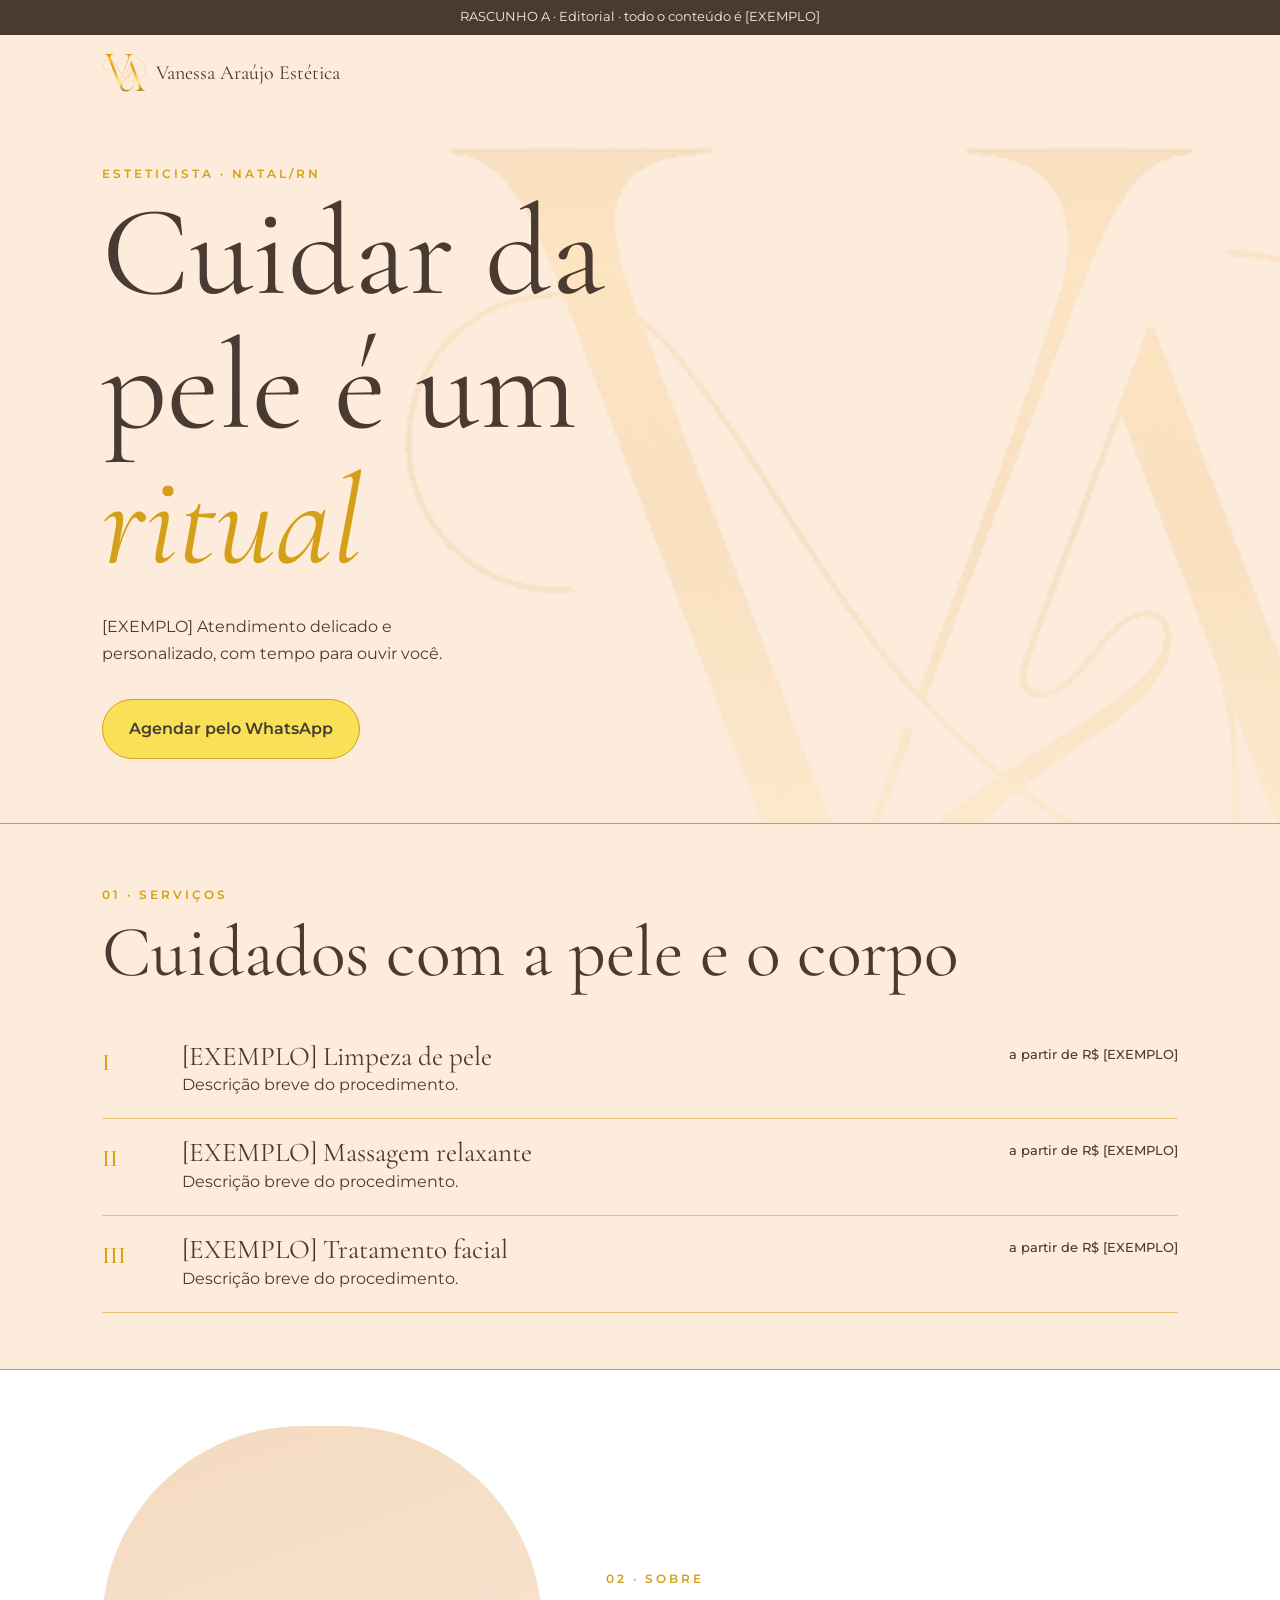
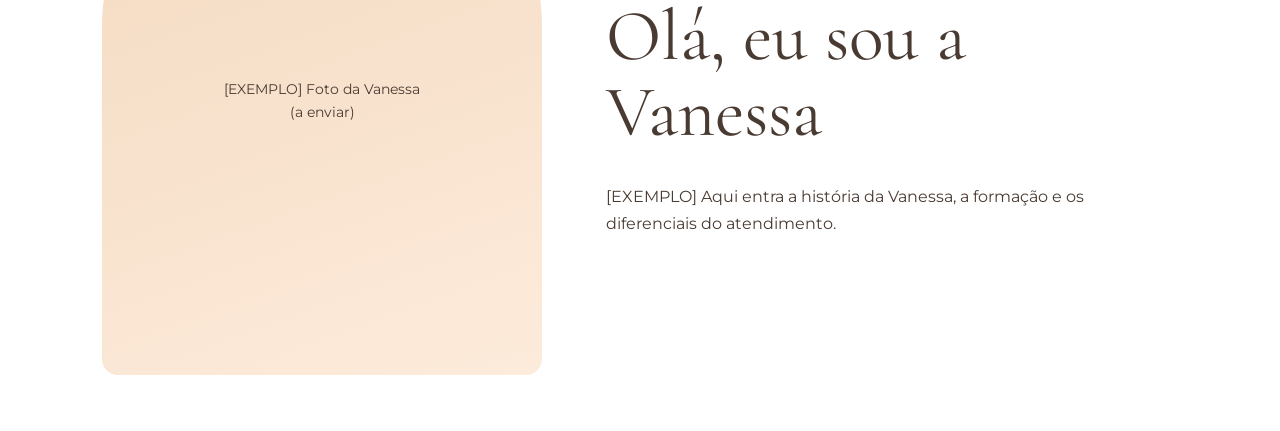
<file: design-demos/direcao-a-editorial.html>
<!doctype html>
<html lang="pt-BR">
<head>
<meta charset="utf-8">
<meta name="viewport" content="width=device-width, initial-scale=1">
<title>[RASCUNHO A] Editorial – Vanessa Araújo Estética</title>
<link rel="preconnect" href="https://fonts.googleapis.com">
<link href="https://fonts.googleapis.com/css2?family=Cormorant+Garamond:ital,wght@0,400;0,500;1,400&family=Montserrat:wght@400;500;600&display=swap" rel="stylesheet">
<style>
:root{--bege:#fdebdb;--branco:#fff;--ouro:#f8e157;--ouro-esc:#d4a017;--txt:#4a3b32}
*{box-sizing:border-box;margin:0}
body{font:400 16px/1.7 Montserrat,sans-serif;color:var(--txt);background:var(--bege)}
h1,h2,h3{font-family:'Cormorant Garamond',serif;font-weight:400;line-height:1.05}
.faixa{background:var(--txt);color:var(--bege);text-align:center;font-size:.8rem;padding:.4rem}
.marca{display:flex;align-items:center;gap:.6rem;padding:1rem 1.25rem;font-family:'Cormorant Garamond',serif;font-size:1.25rem}
.marca img{width:44px}
.hero{position:relative;padding:3rem 1.25rem 4rem;overflow:hidden}
.hero::before{content:"";position:absolute;right:-20%;top:-5%;width:90%;aspect-ratio:1;background:url(../imagens/logo.png) center/contain no-repeat;opacity:.13}
.hero h1{font-size:clamp(3.4rem,15vw,8rem);max-width:10ch;position:relative}
.hero h1 em{color:var(--ouro-esc)}
.hero p{max-width:34ch;margin:1.5rem 0 2rem;position:relative}
.btn{display:inline-block;background:var(--ouro);color:var(--txt);font-weight:600;text-decoration:none;padding:.95rem 1.6rem;border-radius:999px;border:1px solid var(--ouro-esc)}
section{padding:3.5rem 1.25rem;border-top:1px solid var(--ouro-esc)}
.rot{font-size:.75rem;letter-spacing:.25em;text-transform:uppercase;color:var(--ouro-esc);font-weight:600}
h2{font-size:clamp(2.4rem,9vw,4.5rem);margin:.5rem 0 2rem}
.lista{list-style:none;padding:0}
.lista li{display:grid;grid-template-columns:2.5rem 1fr;gap:.5rem 1rem;padding:1.25rem 0;border-bottom:1px solid rgba(212,160,23,.5)}
.lista b{font-family:'Cormorant Garamond',serif;font-size:1.5rem;color:var(--ouro-esc);font-weight:500}
.lista h3{font-size:1.7rem}
.lista small{display:block;margin-top:.3rem;font-weight:500}
.sobre{background:var(--branco)}
.foto{aspect-ratio:4/5;border-radius:200px 200px 16px 16px;background:linear-gradient(160deg,#f3d9bf,#fdebdb);display:grid;place-items:center;text-align:center;font-size:.85rem;padding:2rem;margin-bottom:2rem}
@media(min-width:768px){
 .marca,.hero,section{padding-left:max(2rem,8vw);padding-right:max(2rem,8vw)}
 .sobre .col{display:grid;grid-template-columns:1fr 1.3fr;gap:4rem;align-items:center}
 .foto{margin:0}
 .lista li{grid-template-columns:4rem 1fr 14rem}
 .lista small{margin:0;text-align:right}
}
</style>
</head>
<body>
<div class="faixa">RASCUNHO A · Editorial · todo o conteúdo é [EXEMPLO]</div>
<header class="marca"><img src="../imagens/logo.png" alt="Monograma VA"><span>Vanessa Araújo Estética</span></header>
<main>
<section class="hero" style="border-top:0">
 <span class="rot">Esteticista · Natal/RN</span>
 <h1>Cuidar da pele é um <em>ritual</em></h1>
 <p>[EXEMPLO] Atendimento delicado e personalizado, com tempo para ouvir você.</p>
 <a class="btn" href="https://wa.me/5584999988091?text=Ol%C3%A1%2C%20Vanessa!%20Vim%20pelo%20site%20e%20gostaria%20de%20agendar%20um%20hor%C3%A1rio." target="_blank" rel="noopener">Agendar pelo WhatsApp</a>
</section>
<section>
 <span class="rot">01 · Serviços</span>
 <h2>Cuidados com a pele e o corpo</h2>
 <ul class="lista">
  <li><b>I</b><div><h3>[EXEMPLO] Limpeza de pele</h3><p>Descrição breve do procedimento.</p></div><small>a partir de R$ [EXEMPLO]</small></li>
  <li><b>II</b><div><h3>[EXEMPLO] Massagem relaxante</h3><p>Descrição breve do procedimento.</p></div><small>a partir de R$ [EXEMPLO]</small></li>
  <li><b>III</b><div><h3>[EXEMPLO] Tratamento facial</h3><p>Descrição breve do procedimento.</p></div><small>a partir de R$ [EXEMPLO]</small></li>
 </ul>
</section>
<section class="sobre">
 <div class="col">
  <div class="foto">[EXEMPLO] Foto da Vanessa<br>(a enviar)</div>
  <div>
   <span class="rot">02 · Sobre</span>
   <h2>Olá, eu sou a Vanessa</h2>
   <p>[EXEMPLO] Aqui entra a história da Vanessa, a formação e os diferenciais do atendimento.</p>
  </div>
 </div>
</section>
</main>
</body>
</html>
</file>
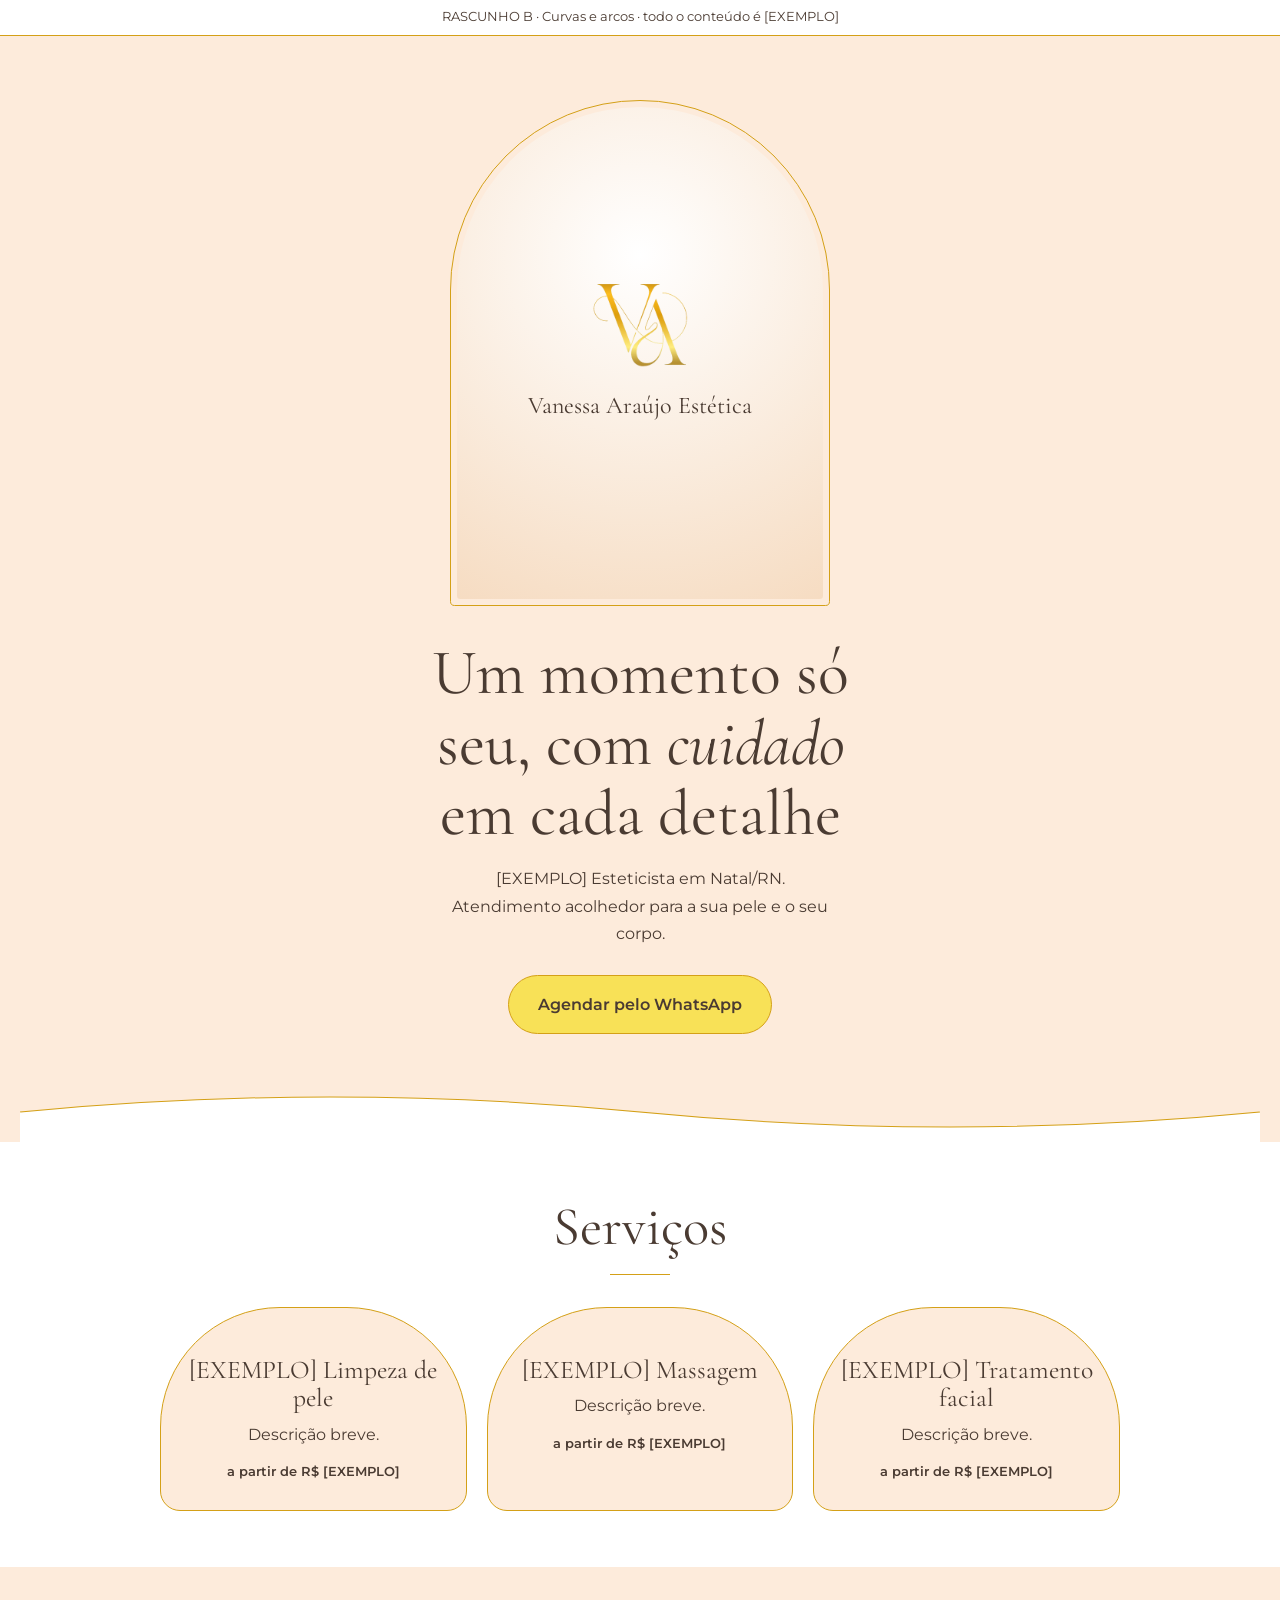
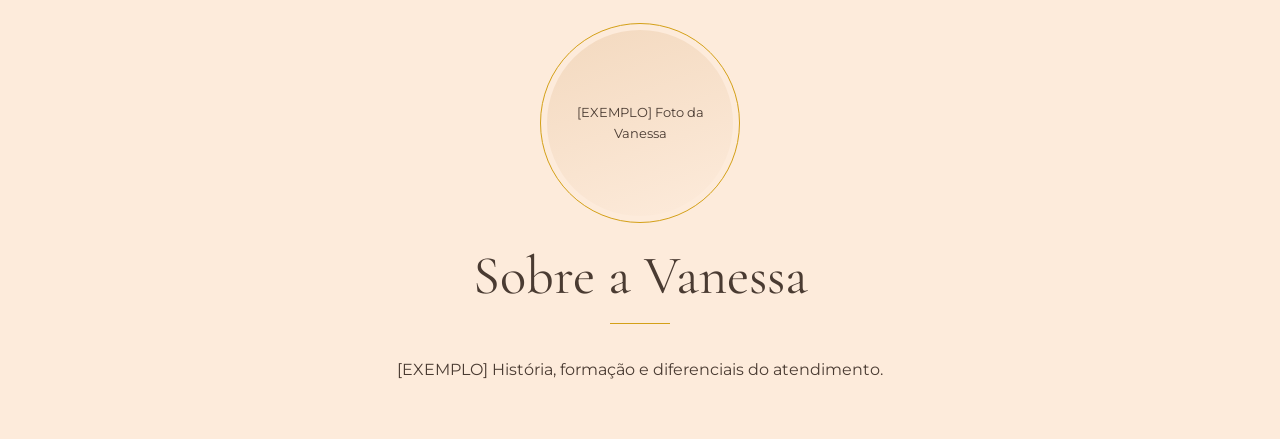
<file: design-demos/direcao-b-curvas.html>
<!doctype html>
<html lang="pt-BR">
<head>
<meta charset="utf-8">
<meta name="viewport" content="width=device-width, initial-scale=1">
<title>[RASCUNHO B] Curvas e arcos – Vanessa Araújo Estética</title>
<link rel="preconnect" href="https://fonts.googleapis.com">
<link href="https://fonts.googleapis.com/css2?family=Cormorant+Garamond:ital,wght@0,400;0,500;1,400&family=Montserrat:wght@400;500;600&display=swap" rel="stylesheet">
<style>
:root{--bege:#fdebdb;--branco:#fff;--ouro:#f8e157;--ouro-esc:#d4a017;--txt:#4a3b32}
*{box-sizing:border-box;margin:0}
body{font:400 16px/1.7 Montserrat,sans-serif;color:var(--txt);background:var(--bege);text-align:center}
h1,h2,h3{font-family:'Cormorant Garamond',serif;font-weight:400;line-height:1.1}
.aviso{background:var(--branco);font-size:.8rem;padding:.4rem;border-bottom:1px solid var(--ouro-esc)}
.hero{padding:2.5rem 1.25rem 0}
.arco{width:min(86%,380px);margin:0 auto;aspect-ratio:3/4;border:1px solid var(--ouro-esc);border-radius:999px 999px 24px 24px;padding:6px}
.arco>div{height:100%;border-radius:999px 999px 18px 18px;background:radial-gradient(circle at 50% 30%,#fff,#f6dcc2);display:flex;flex-direction:column;align-items:center;justify-content:center;gap:.75rem;padding:2rem 1rem}
.arco img{width:96px}
.arco span{font-family:'Cormorant Garamond',serif;font-size:1.5rem}
.hero h1{font-size:clamp(2.4rem,9vw,4rem);margin:2rem auto 1rem;max-width:16ch}
.hero h1 em{font-style:italic}
.hero p{max-width:36ch;margin:0 auto 1.75rem}
.btn{display:inline-block;background:var(--ouro);color:var(--txt);font-weight:600;text-decoration:none;padding:.95rem 1.8rem;border-radius:999px;border:1px solid var(--ouro-esc)}
.onda{display:block;width:100%;height:60px;margin-top:3rem}
section{padding:3.5rem 1.25rem}
section.br{background:var(--branco)}
h2{font-size:clamp(2.2rem,8vw,3.4rem);margin-bottom:.5rem}
.fio{width:60px;height:1px;background:var(--ouro-esc);margin:1rem auto 2rem}
.cards{display:grid;gap:1.25rem;max-width:960px;margin:0 auto}
.card{background:var(--bege);border:1px solid var(--ouro-esc);border-radius:120px 120px 20px 20px;padding:3rem 1.5rem 1.75rem}
.card h3{font-size:1.6rem;margin-bottom:.5rem}
.card small{display:block;margin-top:.75rem;font-weight:600}
.sobre{max-width:640px;margin:0 auto}
.foto{width:200px;aspect-ratio:1;border-radius:50%;margin:0 auto 1.5rem;border:1px solid var(--ouro-esc);padding:6px}
.foto div{height:100%;border-radius:50%;background:linear-gradient(160deg,#f3d9bf,#fdebdb);display:grid;place-items:center;font-size:.8rem;padding:1rem}
@media(min-width:768px){
 .cards{grid-template-columns:repeat(3,1fr)}
 .hero{padding-top:4rem}
}
</style>
</head>
<body>
<div class="aviso">RASCUNHO B · Curvas e arcos · todo o conteúdo é [EXEMPLO]</div>
<header class="hero">
 <div class="arco"><div><img src="../imagens/logo.png" alt="Monograma VA"><span>Vanessa Araújo Estética</span></div></div>
 <h1>Um momento só seu, com <em>cuidado</em> em cada detalhe</h1>
 <p>[EXEMPLO] Esteticista em Natal/RN. Atendimento acolhedor para a sua pele e o seu corpo.</p>
 <a class="btn" href="https://wa.me/5584999988091?text=Ol%C3%A1%2C%20Vanessa!%20Vim%20pelo%20site%20e%20gostaria%20de%20agendar%20um%20hor%C3%A1rio." target="_blank" rel="noopener">Agendar pelo WhatsApp</a>
 <svg class="onda" viewBox="0 0 400 60" preserveAspectRatio="none" aria-hidden="true"><path d="M0 30 Q100 0 200 30 T400 30 V60 H0Z" fill="#fff"/><path d="M0 30 Q100 0 200 30 T400 30" fill="none" stroke="#d4a017" stroke-width="1"/></svg>
</header>
<main>
<section class="br">
 <h2>Serviços</h2><div class="fio"></div>
 <div class="cards">
  <article class="card"><h3>[EXEMPLO] Limpeza de pele</h3><p>Descrição breve.</p><small>a partir de R$ [EXEMPLO]</small></article>
  <article class="card"><h3>[EXEMPLO] Massagem</h3><p>Descrição breve.</p><small>a partir de R$ [EXEMPLO]</small></article>
  <article class="card"><h3>[EXEMPLO] Tratamento facial</h3><p>Descrição breve.</p><small>a partir de R$ [EXEMPLO]</small></article>
 </div>
</section>
<section>
 <div class="sobre">
  <div class="foto"><div>[EXEMPLO] Foto da Vanessa</div></div>
  <h2>Sobre a Vanessa</h2><div class="fio"></div>
  <p>[EXEMPLO] História, formação e diferenciais do atendimento.</p>
 </div>
</section>
</main>
</body>
</html>
</file>
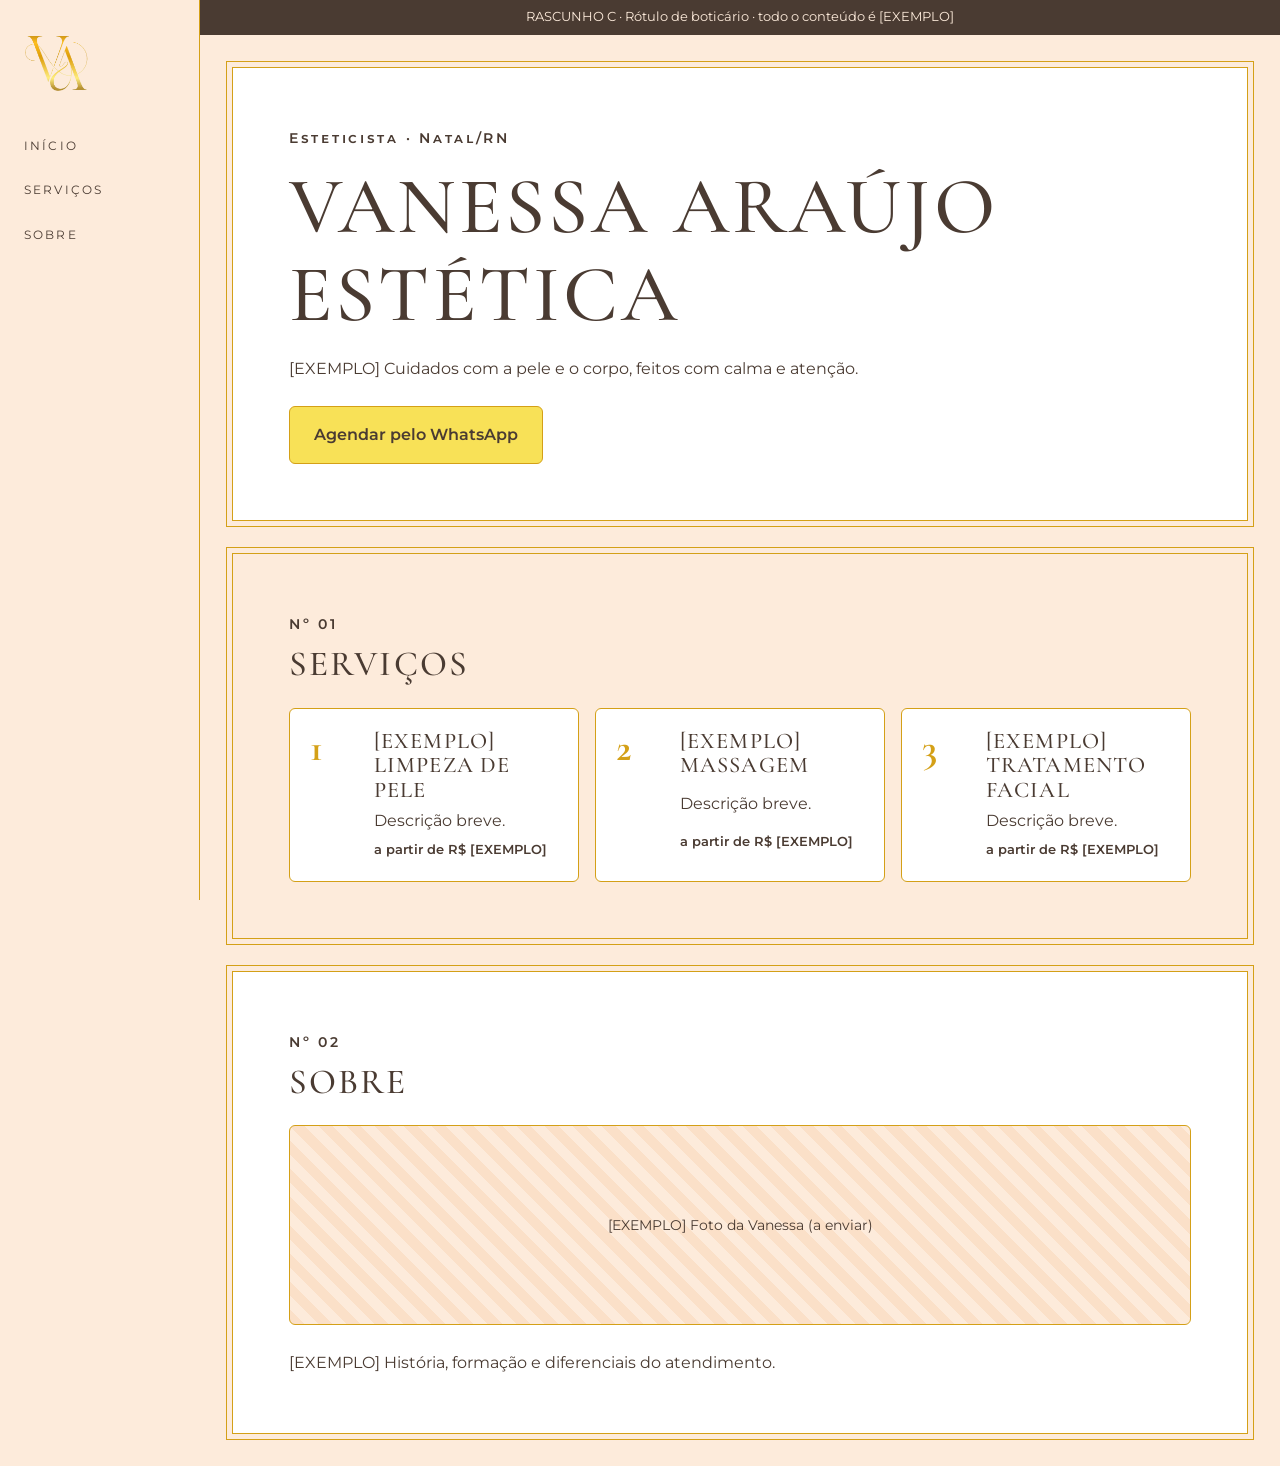
<file: design-demos/direcao-c-boticario.html>
<!doctype html>
<html lang="pt-BR">
<head>
<meta charset="utf-8">
<meta name="viewport" content="width=device-width, initial-scale=1">
<title>[RASCUNHO C] Rótulo de boticário – Vanessa Araújo Estética</title>
<link rel="preconnect" href="https://fonts.googleapis.com">
<link href="https://fonts.googleapis.com/css2?family=Cormorant+Garamond:ital,wght@0,400;0,500;1,400&family=Montserrat:wght@400;500;600&display=swap" rel="stylesheet">
<style>
:root{--bege:#fdebdb;--branco:#fff;--ouro:#f8e157;--ouro-esc:#d4a017;--txt:#4a3b32}
*{box-sizing:border-box;margin:0}
html{scroll-behavior:smooth}
body{font:400 16px/1.7 Montserrat,sans-serif;color:var(--txt);background:var(--bege)}
h1,h2,h3{font-family:'Cormorant Garamond',serif;font-weight:500;line-height:1.1}
.aviso{background:var(--txt);color:var(--bege);font-size:.8rem;text-align:center;padding:.4rem}
nav{position:sticky;top:0;background:var(--bege);border-bottom:1px solid var(--ouro-esc);display:flex;gap:1.25rem;overflow-x:auto;padding:.8rem 1.25rem;font-size:.75rem;letter-spacing:.18em;text-transform:uppercase;white-space:nowrap;z-index:2}
nav a{color:var(--txt);text-decoration:none}
nav img{width:28px;margin-right:auto}
.moldura{margin:1.25rem;border:1px solid var(--ouro-esc);outline:1px solid var(--ouro-esc);outline-offset:5px;padding:2rem 1.25rem;background:var(--branco)}
.moldura.b{background:var(--bege)}
.vers{font-variant:small-caps;letter-spacing:.2em;font-size:.85rem;color:var(--txt);font-weight:600}
h1{font-size:clamp(2.6rem,10vw,5rem);margin:.75rem 0 1rem;text-transform:uppercase;letter-spacing:.04em}
h2{font-size:2.2rem;margin:.5rem 0 1.5rem;text-transform:uppercase;letter-spacing:.06em}
.btn{display:inline-block;margin-top:1.5rem;background:var(--ouro);color:var(--txt);font-weight:600;text-decoration:none;padding:.9rem 1.5rem;border-radius:6px;border:1px solid var(--ouro-esc)}
.fichas{display:grid;gap:1rem}
.ficha{border:1px solid var(--ouro-esc);border-radius:6px;padding:1.25rem;display:grid;grid-template-columns:3rem 1fr;gap:.25rem 1rem;background:var(--branco)}
.ficha b{grid-row:span 3;font-family:'Cormorant Garamond',serif;font-size:2.4rem;color:var(--ouro-esc);line-height:1}
.ficha h3{font-size:1.4rem;text-transform:uppercase;letter-spacing:.05em}
.ficha small{font-weight:600}
.foto{height:200px;border:1px solid var(--ouro-esc);border-radius:6px;background:repeating-linear-gradient(45deg,#fbe0c8,#fbe0c8 10px,#fdebdb 10px,#fdebdb 20px);display:grid;place-items:center;font-size:.85rem;margin-bottom:1.5rem}
@media(min-width:768px){
 nav{position:fixed;inset:0 auto 0 0;width:200px;flex-direction:column;border-bottom:0;border-right:1px solid var(--ouro-esc);padding:2rem 1.5rem;gap:1.5rem}
 nav img{width:64px;margin:0 0 1rem}
 body{padding-left:200px}
 .moldura{margin:2rem;padding:3.5rem}
 .fichas{grid-template-columns:repeat(3,1fr)}
}
</style>
</head>
<body>
<div class="aviso">RASCUNHO C · Rótulo de boticário · todo o conteúdo é [EXEMPLO]</div>
<nav>
 <img src="../imagens/logo.png" alt="Monograma VA">
 <a href="#inicio">Início</a><a href="#servicos">Serviços</a><a href="#sobre">Sobre</a>
</nav>
<main>
<section class="moldura" id="inicio">
 <span class="vers">Esteticista · Natal/RN</span>
 <h1>Vanessa Araújo Estética</h1>
 <p>[EXEMPLO] Cuidados com a pele e o corpo, feitos com calma e atenção.</p>
 <a class="btn" href="https://wa.me/5584999988091?text=Ol%C3%A1%2C%20Vanessa!%20Vim%20pelo%20site%20e%20gostaria%20de%20agendar%20um%20hor%C3%A1rio." target="_blank" rel="noopener">Agendar pelo WhatsApp</a>
</section>
<section class="moldura b" id="servicos">
 <span class="vers">Nº 01</span>
 <h2>Serviços</h2>
 <div class="fichas">
  <article class="ficha"><b>1</b><h3>[EXEMPLO] Limpeza de pele</h3><p>Descrição breve.</p><small>a partir de R$ [EXEMPLO]</small></article>
  <article class="ficha"><b>2</b><h3>[EXEMPLO] Massagem</h3><p>Descrição breve.</p><small>a partir de R$ [EXEMPLO]</small></article>
  <article class="ficha"><b>3</b><h3>[EXEMPLO] Tratamento facial</h3><p>Descrição breve.</p><small>a partir de R$ [EXEMPLO]</small></article>
 </div>
</section>
<section class="moldura" id="sobre">
 <span class="vers">Nº 02</span>
 <h2>Sobre</h2>
 <div class="foto">[EXEMPLO] Foto da Vanessa (a enviar)</div>
 <p>[EXEMPLO] História, formação e diferenciais do atendimento.</p>
</section>
</main>
</body>
</html>
</file>
<file: css/style.css>
/* ===== Variáveis: identidade visual ===== */
:root {
  --bege: #fdebdb;
  --bege-claro: #fff6ee;
  --branco: #ffffff;
  --ouro: #f8e157;        /* só em fundo de botão */
  --ouro-esc: #d4a017;    /* linhas, brilhos e ícones */
  --txt: #4a3b32;
  --txt-suave: #7a665a;
  --sombra: 0 14px 40px rgba(74, 59, 50, .10);
  --vh: 100svh;
}

/* ===== Base ===== */
* { box-sizing: border-box; margin: 0; }
html { scroll-behavior: smooth; }
body {
  font: 400 16px/1.7 'Montserrat', sans-serif; color: var(--txt);
  background: var(--fundo, var(--bege-claro)); transition: background .9s ease;
  overflow-x: hidden;
}
body[data-fundo="claro"] { --fundo: var(--bege-claro); }
body[data-fundo="bege"]  { --fundo: var(--bege); }
body[data-fundo="branco"] { --fundo: var(--branco); }
h1, h2, h3 { font-family: 'Cormorant Garamond', serif; font-weight: 500; line-height: 1.05; }
a { color: inherit; }
:focus-visible { outline: 2px solid var(--txt); outline-offset: 3px; }
main, .topo, .rodape { position: relative; z-index: 2; }
.rotulo { font-size: .8rem; letter-spacing: .24em; text-transform: uppercase; font-weight: 600; color: var(--txt-suave); }
.suave { color: var(--txt-suave); }

/* ===== Botões ===== */
.btn {
  display: inline-flex; align-items: center; justify-content: center; cursor: pointer;
  background: var(--ouro); color: var(--txt); font: 600 .95rem 'Montserrat', sans-serif; text-decoration: none;
  padding: .95rem 1.8rem; border-radius: 999px; border: 1px solid var(--ouro-esc);
  box-shadow: 0 6px 18px rgba(212, 160, 23, .3); transition: transform .3s, box-shadow .3s;
}
.btn:hover { transform: translateY(-3px); box-shadow: 0 12px 26px rgba(212, 160, 23, .42); }
.btn-peq { padding: .5rem 1.1rem; font-size: .85rem; }
.btn-grande { font-size: 1.05rem; padding: 1.1rem 2.2rem; margin-top: 2rem; }

/* ===== Camadas de fundo: partículas e brilho do mouse ===== */
#particulas { position: fixed; inset: 0; width: 100%; height: 100%; z-index: 1; pointer-events: none; }
.brilho {
  position: fixed; z-index: 1; width: 420px; height: 420px; left: 0; top: 0; pointer-events: none; opacity: 0;
  background: radial-gradient(circle, rgba(248, 225, 87, .28), rgba(248, 225, 87, 0) 65%);
  transform: translate3d(-999px, -999px, 0); will-change: transform; transition: opacity .6s; /* posição vem do JS */
}
@media (pointer: fine) { .brilho.on { opacity: 1; } }

/* ===== Cabeçalho e navegação por pontos ===== */
.topo {
  position: fixed; inset: 0 0 auto 0; z-index: 30; display: flex; align-items: center; justify-content: space-between;
  padding: .8rem 1.25rem;
  /* véu claro atrás do cabeçalho, para o texto continuar legível sobre fotos */
  background: linear-gradient(rgba(255, 246, 238, .92), rgba(255, 246, 238, 0));
}
/* O cabeçalho desce suavemente logo depois do título começar a aparecer */
.anima .topo { opacity: 0; transform: translateY(-100%); transition: opacity .8s .5s, transform .8s .5s; }
.anima body.dentro .topo { opacity: 1; transform: none; }
.topo-marca { display: flex; align-items: center; gap: .6rem; text-decoration: none; }
.topo-marca img { width: 36px; }
.topo-marca span { font: 600 1.1rem 'Cormorant Garamond', serif; }
.pontos-nav { position: fixed; right: 1.25rem; top: 50%; transform: translateY(-50%); z-index: 30; display: none; flex-direction: column; gap: 1rem; }
.pontos-nav a { position: relative; width: 10px; height: 10px; border-radius: 50%; border: 1px solid var(--ouro-esc); transition: background .3s, transform .3s; }
.pontos-nav a.ativo { background: var(--ouro-esc); transform: scale(1.4); }
.pontos-nav a span { position: absolute; right: 22px; top: -6px; white-space: nowrap; font-size: .7rem; letter-spacing: .15em; text-transform: uppercase; opacity: 0; transition: opacity .3s; }
.pontos-nav a:hover span { opacity: 1; }
@media (min-width: 900px) { .pontos-nav { display: flex; } .topo { padding: 1rem 2.5rem; } }

/* ===== Cenas ===== */
.cena { padding: 6rem 1.25rem; max-width: 1200px; margin: 0 auto; }
.cena.hero { max-width: none; }
.centrado { text-align: center; }
.cab { text-align: center; margin-bottom: 3rem; }
.cab h2 { font-size: clamp(2.4rem, 8vw, 4.2rem); margin: .6rem 0 1rem; }
.cab h2.grande { font-size: clamp(2.6rem, 9vw, 5.2rem); max-width: 14ch; margin-inline: auto; }
.cab .suave { max-width: 52ch; margin: 0 auto; }

/* ===== 1. Início ===== */
.hero { position: relative; min-height: var(--vh); display: grid; place-items: center; padding: 6rem 1.25rem 4rem; overflow: hidden; }
.camada { transform: translate(calc(var(--px, 0) * var(--prof, 0) * 1px), calc(var(--py, 0) * var(--prof, 0) * 1px)); transition: transform .4s ease-out; }
.marca-grande { position: absolute; width: min(120vw, 820px); left: 50%; top: 50%; margin: calc(min(120vw, 820px) / -2) 0 0 calc(min(120vw, 820px) / -2); opacity: .1; pointer-events: none; animation: gira 60s linear infinite; }
@keyframes gira { to { rotate: 360deg; } }
.orbe { position: absolute; border-radius: 50%; filter: blur(50px); background: var(--bege); opacity: .9; pointer-events: none; }
.o1 { width: 320px; height: 320px; left: -80px; top: 12%; }
.o2 { width: 380px; height: 380px; right: -100px; bottom: 6%; background: rgba(248, 225, 87, .35); }
.hero-texto { position: relative; z-index: 2; text-align: center; max-width: 900px; }
.hero h1 { font-size: clamp(3.4rem, 15vw, 9rem); font-weight: 500; margin: 1rem 0 1.25rem; }
.hero h1 em { font-style: italic; color: var(--ouro-esc); }
.hero .sub { display: block; max-width: 40ch; margin: 0 auto 2rem; color: var(--txt-suave); } /* em linha própria, com o botão abaixo */
.w { display: inline-block; }
.anima .w { opacity: 0; transform: translateY(40px); filter: blur(8px); transition: opacity 1s, transform 1.1s cubic-bezier(.2, .7, .2, 1), filter 1s; transition-delay: calc(var(--i, 0) * .12s + .3s); }
.anima body.dentro .hero .w { opacity: 1; transform: none; filter: none; }
.hero .btn.w { display: inline-flex; }
.rolar { position: absolute; bottom: 1.5rem; left: 50%; translate: -50% 0; z-index: 2; display: grid; justify-items: center; gap: .4rem; text-decoration: none; font-size: .7rem; letter-spacing: .25em; text-transform: uppercase; color: var(--txt-suave); }
.rolar i { width: 1px; height: 44px; background: linear-gradient(var(--ouro-esc), transparent); animation: desce 2s ease-in-out infinite; transform-origin: top; }
.so-leitor { position: absolute; width: 1px; height: 1px; overflow: hidden; clip-path: inset(50%); } /* só para leitores de tela */
@keyframes desce { 0% { transform: scaleY(0); } 50% { transform: scaleY(1); } 100% { transform: scaleY(1); opacity: 0; } }

/* ===== Cenas "pin": a rolagem anima enquanto a tela fica parada ===== */
.pin { position: relative; height: 260vh; }
.sticky { position: sticky; top: 0; height: var(--vh); overflow: hidden; display: flex; flex-direction: column; justify-content: center; }
.sticky.centrado { align-items: center; padding: 0 1.25rem; }


/* 3. Serviços: grade de cards sempre visível (sem prender a rolagem) */
.grade-servicos { display: grid; gap: 2rem 1.25rem; max-width: 1000px; margin: 0 auto; padding-top: .75rem; }
.cartao {
  position: relative; display: flex; flex-direction: column; gap: .5rem; padding: 2.4rem 1.6rem 1.6rem;
  background: var(--branco); border-radius: 32px;
  box-shadow: 0 1px 2px rgba(74, 59, 50, .04), 0 8px 24px rgba(74, 59, 50, .06);
  transition: transform .5s cubic-bezier(.22, 1, .36, 1), box-shadow .5s cubic-bezier(.22, 1, .36, 1);
}
.cartao.alt { background: var(--bege); }
/* Elevação suave: sobe pouco e a sombra se abre em camadas, sem "pular" */
.cartao:hover { transform: translateY(-4px); box-shadow: 0 2px 4px rgba(74, 59, 50, .05), 0 18px 44px rgba(74, 59, 50, .10); }
/* Selo numerado que ultrapassa a borda do card (sobreposição) */
.cartao .num {
  position: absolute; top: -20px; left: 1.6rem; width: 44px; height: 44px; border-radius: 50%; display: grid; place-items: center;
  background: var(--ouro); border: 1px solid var(--ouro-esc); box-shadow: 0 6px 14px rgba(212, 160, 23, .3);
  font: 600 1.2rem 'Cormorant Garamond', serif;
}
.cartao h3 { font-size: 1.8rem; }
.cartao p { color: var(--txt-suave); }
.cartao small { font-weight: 600; margin-top: .25rem; }
.cartao .mais { margin-top: auto; padding-top: 1rem; font-weight: 600; font-size: .9rem; text-decoration: none; color: var(--txt); }
.cartao .mais::after { content: " →"; color: var(--ouro-esc); transition: margin-left .3s; }
.cartao .mais:hover::after { margin-left: .35rem; }
/* Card de aviso "E tem mais!": largura total, centralizado, borda dourada tracejada */
.cartao-mais { align-items: center; text-align: center; background: rgba(255, 255, 255, .55); border: 1px dashed var(--ouro-esc); box-shadow: none; padding-top: 2.6rem; }
.cartao-mais .num { left: 50%; translate: -50% 0; }
.cartao-mais h3 { font-size: 1.9rem; }
.cartao-mais p { max-width: 52ch; }
.cartao-mais .btn { margin-top: 1rem; }

/* 4. Sobre (foto que se abre) */
.pin-zoom { height: 240vh; }
/* Foto vertical: começa como um arco pequeno e cresce até um retrato alto (no celular, até a tela toda) */
.sobre-grade { display: grid; place-items: center; }
/* Desempenho: a foto já tem o tamanho FINAL e o efeito usa só "scale" (e opacidade), que o navegador
   anima sem recalcular o layout nem redesenhar a imagem. Animar largura/altura/máscara a cada quadro travava. */
.retrato {
  grid-area: 1 / 1; position: relative; overflow: hidden; display: grid; place-items: center; text-align: center; font-size: .85rem;
  width: 100vw; height: 100svh;
  scale: calc(.58 + .42 * var(--p, 0)); will-change: transform;
  translate: 0 calc(-14svh * var(--p, 0)); /* celular: sobe a foto para o rosto ficar acima do cartão de texto */
  border-radius: calc(300px * (1 - var(--p, 0))); /* arco no começo, reto no fim */
  background: linear-gradient(160deg, #fff, var(--bege) 55%, #f3cfae);
}
/* Véu da cor do fundo: aparece com o progresso e dissolve as bordas da foto na seção (no lugar de uma máscara pesada) */
.retrato::after {
  content: ""; position: absolute; inset: 0; pointer-events: none; opacity: var(--p, 0);
  background: linear-gradient(to bottom, var(--fundo) 0, transparent 18%, transparent 82%, var(--fundo) 100%);
}
/* Zoom fixo na foto (aproxima o rosto); a origem na altura do rosto evita cortar a cabeça */
.retrato img { position: absolute; inset: 0; width: 100%; height: 100%; object-fit: cover; object-position: center top; scale: 1.3; transform-origin: 50% 25%; }
.sobre-card {
  grid-area: 1 / 1; align-self: end; position: relative; z-index: 2; margin: 0 1.25rem 2.5rem; max-width: 460px; padding: 1.75rem; border-radius: 28px;
  background: rgba(255, 255, 255, .94); box-shadow: var(--sombra);
  opacity: clamp(0, calc((var(--p, 0) - .5) * 5), 1); translate: 0 calc((1 - clamp(0, calc((var(--p, 0) - .5) * 5), 1)) * 30px);
}
.sobre-card h2 { font-size: 2.4rem; margin: .4rem 0 .6rem; }
/* Celular: o texto é longo, então o cartão fica mais compacto para não cobrir o rosto na foto */
.sobre-card { padding: 1.25rem 1.4rem; }
.sobre-card p:last-child { font-size: 1rem; line-height: 1.5; }
.sobre-card p:last-child { color: var(--txt-suave); }

/* 5. Resultados (paralaxe) */
.colunas { display: grid; grid-template-columns: repeat(3, 1fr); gap: .75rem; margin-top: 4.5rem; } /* folga maior que o deslocamento máximo da paralaxe (~70px) */
#resultados .cab { position: relative; z-index: 2; }
.col { display: grid; gap: .75rem; align-content: start; transform: translateY(calc(var(--o, 0) * var(--v, 0) * 1px)); will-change: transform; }
.foto-ex {
  display: grid; place-items: center; text-align: center; padding: 1rem; font-size: .8rem; border-radius: 28px; aspect-ratio: 1 / 1;
  background: linear-gradient(150deg, var(--bege), #f6d6bb);
}
.foto-ex.alta { aspect-ratio: 3 / 4; }
/* Foto dentro de um recorte arredondado: no hover a imagem dá zoom e o recorte mantém as bordas */
.zoom { overflow: hidden; border-radius: 28px; box-shadow: var(--sombra); background: var(--bege); transform: translateZ(0); }
/* Zoom out: a foto começa um pouco ampliada (cortada pelo recorte) e, no hover, se afasta até aparecer inteira */
.zoom img { display: block; width: 100%; height: auto; transform: scale(1.1); transition: transform .9s cubic-bezier(.22, 1, .36, 1); }
.zoom:hover img { transform: scale(1); }

/* 6. Depoimentos */
.citacoes { display: grid; max-width: 820px; margin: 0 auto; padding: 2.5rem 1.5rem; background: var(--branco); border-radius: 32px; box-shadow: var(--sombra); }
.citacoes blockquote { grid-area: 1 / 1; font: italic 500 clamp(1.3rem, 3.4vw, 2rem)/1.35 'Cormorant Garamond', serif; opacity: 0; translate: 0 20px; pointer-events: none; visibility: hidden;
  /* Sai rápido (.25s) e some de vez, para nunca aparecer junto com o próximo */
  transition: opacity .25s ease, translate .25s ease, visibility 0s .25s; }
.citacoes blockquote.ativo { opacity: 1; translate: 0 0; pointer-events: auto; visibility: visible;
  /* Entra só depois que o anterior saiu (atraso .3s) */
  transition: opacity .7s ease .3s, translate .7s cubic-bezier(.22, 1, .36, 1) .3s, visibility 0s .3s; }
/* Com JS ligado (.ajustavel), a caixa tem a altura do depoimento que está na tela, com transição suave */
.citacoes.ajustavel { position: relative; display: block; box-sizing: border-box; transition: height .6s cubic-bezier(.22, 1, .36, 1); }
.citacoes.ajustavel blockquote { position: absolute; top: 2.5rem; left: 1.5rem; right: 1.5rem; }
.bolinhas { display: flex; justify-content: center; gap: .6rem; margin-top: 2.5rem; }
.bolinhas button { width: 12px; height: 12px; padding: 0; border-radius: 50%; border: 1px solid var(--ouro-esc); background: transparent; cursor: pointer; transition: background .3s, transform .3s; }
.bolinhas button.ativo { background: var(--ouro-esc); transform: scale(1.3); }

/* 7. Perguntas */
.faq { max-width: 760px; margin: 0 auto; }
details { background: var(--branco); border-radius: 24px; box-shadow: var(--sombra); padding: 1.2rem 1.5rem; margin-bottom: .9rem; }
summary { cursor: pointer; font-weight: 600; display: flex; align-items: center; justify-content: space-between; gap: 1rem; list-style: none; }
summary::-webkit-details-marker { display: none; }
/* Setinha dourada que gira ao abrir/fechar */
summary::after {
  content: ""; flex: 0 0 9px; width: 9px; height: 9px; margin-bottom: 3px;
  border-right: 2px solid var(--ouro-esc); border-bottom: 2px solid var(--ouro-esc);
  transform: rotate(45deg); transition: transform .45s cubic-bezier(.22, 1, .36, 1);
}
details[open] summary::after, details[data-aberta="1"] summary::after { transform: rotate(-135deg); margin-bottom: -3px; }
details[data-aberta="0"] summary::after { transform: rotate(45deg); margin-bottom: 3px; }
details p { margin-top: .7rem; color: var(--txt-suave); }

/* 8. Contato */
/* Bloco "Onde estamos": dados de contato ao lado do mapa */
.onde { display: grid; gap: 2rem; max-width: 1000px; margin: 3.5rem auto 0; text-align: left; align-items: stretch; }
.info { list-style: none; padding: 0; margin: 1rem 0 0; }
.info li { display: flex; gap: 1rem; align-items: center; padding: 1rem 0; border-bottom: 1px solid rgba(212, 160, 23, .35); }
.info li:last-child { border-bottom: 0; }
.info .ico { flex: 0 0 44px; width: 44px; height: 44px; padding: 11px; border-radius: 50%; background: var(--branco); color: var(--ouro-esc); box-shadow: var(--sombra); }
.info strong { display: block; font: 600 1.25rem 'Cormorant Garamond', serif; }
.info span, .info a { color: var(--txt-suave); text-decoration: none; }
.info a:hover { color: var(--ouro-esc); }
.mapa { width: 100%; height: 100%; min-height: 320px; border: 0; border-radius: 28px; filter: grayscale(.7); transition: filter .4s; }
.mapa:hover { filter: none; }
.onde .mapa { align-self: stretch; background: var(--bege); } /* fundo enquanto o mapa carrega */

/* Rodapé e botão fixo */
.rodape { background: var(--bege); text-align: center; padding: 3rem 1.25rem 6rem; font-size: .92rem; }
.rodape img { width: 56px; margin: 0 auto .4rem; }
.rodape .marca { font: 600 1.4rem 'Cormorant Garamond', serif; }
.rodape a:hover { color: var(--ouro-esc); }
.copy { margin-top: 1.5rem; font-size: .85rem; }
.zap-fixo { position: fixed; right: 1rem; bottom: 1rem; z-index: 40; width: 56px; height: 56px; border-radius: 50%; background: var(--ouro); color: var(--txt); border: 1px solid var(--ouro-esc); display: grid; place-items: center; box-shadow: 0 4px 14px rgba(74, 59, 50, .25); }
.zap-fixo svg { width: 28px; height: 28px; }

/* Entrada suave dos blocos comuns */
.anima [data-r] { opacity: 0; translate: 0 36px; transition: opacity .9s, translate .9s cubic-bezier(.2, .7, .2, 1); }
.anima [data-r].visivel { opacity: 1; translate: 0 0; }
/* Os cards precisam manter a transição da elevação junto com a de entrada (senão o hover "pula") */
.anima .cartao[data-r] {
  transition: opacity .9s ease, translate .9s cubic-bezier(.2, .7, .2, 1),
    transform .5s cubic-bezier(.22, 1, .36, 1), box-shadow .5s cubic-bezier(.22, 1, .36, 1);
}

/* ===== Telas maiores ===== */
@media (min-width: 768px) {
  .grade-servicos { grid-template-columns: 1fr 1fr; }
  .cartao:nth-child(even) { margin-top: 2.5rem; } /* colunas levemente desencontradas */
  .cartao-mais { grid-column: 1 / -1; margin-top: 0 !important; }
  .colunas { gap: 1.25rem; } .col { gap: 1.25rem; }
  .onde { grid-template-columns: 1fr 1.2fr; gap: 3rem; align-items: center; }
  /* Computador: retrato à esquerda (alto, proporção de foto vertical) e texto à direita */
  .sobre-grade { grid-template-columns: 1fr 1fr; gap: 3rem; padding: 0 4rem 0 0; }
  .retrato {
    grid-area: auto; width: auto; aspect-ratio: 3 / 4; height: 100svh; /* tamanho final: altura da tela, encostada na borda */
    scale: calc(.5 + .5 * var(--p, 0));
    border-radius: calc(400px * (1 - var(--p, 0))); /* reto, sem cantos, no tamanho final */
    translate: calc((1 - min(1, var(--p, 0) * 2.5)) * 25vw) 0; /* começa centralizado na tela e vai para a esquerda */
  }
  /* O lado direito da foto também se dissolve, juntando a imagem com a área do texto */
  .retrato::after {
    background:
      linear-gradient(to right, transparent 55%, var(--fundo)),
      linear-gradient(to bottom, var(--fundo) 0, transparent 18%, transparent 82%, var(--fundo) 100%);
  }
  /* Sem caixa: o texto fica direto sobre o fundo, junto com a foto */
  .sobre-card { grid-area: auto; align-self: center; margin: 0; max-width: 480px; padding: 0; background: none; box-shadow: none; backdrop-filter: none; border-radius: 0; }
  .sobre-card h2 { font-size: 3rem; }
  .sobre-card p:last-child { font-size: 1.05rem; line-height: 1.75; }
}

/* ===== Quem prefere menos movimento: página estática, sem cenas presas ===== */
@media (prefers-reduced-motion: reduce) {
  html { scroll-behavior: auto; }
  .pin, .pin-zoom { height: auto; }
  .sticky { position: static; height: auto; padding: 4rem 1.25rem; }
  .retrato { width: min(90vw, 420px); height: auto; aspect-ratio: 3 / 4; border-radius: 32px; translate: none; scale: none; will-change: auto; }
  .retrato::after { display: none; }
  .sobre-card { opacity: 1; translate: none; margin: 1.5rem 0 0; }
  .w { opacity: 1; transform: none; filter: none; transition: none; }
  .marca-grande, .rolar i { animation: none; }
  .col { transform: none; }
  .topo { transition: none; }
}

/* ===== Celular: "Sobre mim" em coluna (foto em cima, texto embaixo), sem cena presa e sem cobrir o rosto ===== */
@media (max-width: 767px) {
  .pin-zoom { height: auto; }
  .pin-zoom .sticky { position: static; height: auto; overflow: visible; display: block; padding: 0 0 3.5rem; }
  .sobre-grade { display: block; }
  .retrato {
    width: 100%; height: auto; aspect-ratio: 3 / 4; scale: none; translate: none; will-change: auto; border-radius: 0;
    /* a parte de baixo da foto se dissolve no fundo, junto com o texto */
    -webkit-mask-image: linear-gradient(to bottom, #000 62%, transparent);
    mask-image: linear-gradient(to bottom, #000 62%, transparent);
  }
  .retrato::after { display: none; }
  .retrato img { scale: 1.12; transform-origin: 50% 20%; }
  .sobre-card {
    opacity: 1; translate: none; margin: -3.5rem 0 0; max-width: none; padding: 0 1.5rem;
    background: none; box-shadow: none; border-radius: 0;
  }
  .sobre-card h2 { font-size: 2.6rem; margin: 0 0 .75rem; }
  .sobre-card p:last-child { font-size: 1rem; line-height: 1.7; }
}
</file>
<file: versao-classica/css/style.css>
/* ===== Variáveis: identidade visual ===== */
:root {
  --bege: #fdebdb;
  --bege-claro: #fff6ee;   /* bege bem suave para faixas de fundo */
  --branco: #ffffff;
  --ouro: #f8e157;         /* só em fundo de botão */
  --ouro-esc: #d4a017;     /* linhas, bordas e ícones */
  --txt: #4a3b32;
  --txt-suave: #7a665a;
  --sombra: 0 10px 30px rgba(74, 59, 50, .08);
  --altura-topo: 68px;
}

/* ===== Base ===== */
* { box-sizing: border-box; margin: 0; }
html { scroll-behavior: smooth; scroll-padding-top: var(--altura-topo); }
body {
  font: 400 16px/1.7 'Montserrat', sans-serif;
  color: var(--txt); background: var(--branco);
  padding-top: var(--altura-topo); overflow-x: hidden;
}
h1, h2, h3 { font-family: 'Cormorant Garamond', serif; font-weight: 600; line-height: 1.1; }
img { max-width: 100%; display: block; }
a { color: inherit; }
:focus-visible { outline: 2px solid var(--txt); outline-offset: 3px; }
.so-leitor { position: absolute; width: 1px; height: 1px; overflow: hidden; clip-path: inset(50%); }
.ico { width: 1.2em; height: 1.2em; flex-shrink: 0; }
.ico-g { width: 40px; height: 40px; color: var(--ouro-esc); flex-shrink: 0; }

/* ===== Cabeçalho fixo ===== */
.topo {
  position: fixed; inset: 0 0 auto 0; z-index: 30; height: var(--altura-topo);
  display: flex; align-items: center; gap: 1rem; padding: 0 1.25rem;
  background: rgba(255, 255, 255, .92); backdrop-filter: blur(8px);
  box-shadow: 0 1px 0 var(--bege);
}
.topo-marca { display: flex; align-items: center; gap: .6rem; text-decoration: none; margin-right: auto; }
.topo-marca img { width: 38px; }
.topo-marca span { font: 600 1.15rem 'Cormorant Garamond', serif; line-height: 1.1; }
.menu {
  position: absolute; top: var(--altura-topo); left: 0; right: 0;
  display: none; flex-direction: column; padding: .5rem 1.25rem 1.25rem;
  background: var(--branco); box-shadow: var(--sombra);
}
.menu.aberto { display: flex; }
.menu a { text-decoration: none; padding: .8rem 0; border-bottom: 1px solid var(--bege); font-size: .85rem; letter-spacing: .14em; text-transform: uppercase; }
.menu a.ativo { font-weight: 600; color: var(--ouro-esc); }
.menu-btn { display: grid; gap: 5px; padding: .6rem; background: none; border: 0; cursor: pointer; }
.menu-btn span { width: 22px; height: 2px; background: var(--txt); transition: transform .3s, opacity .3s; }
.menu-btn[aria-expanded="true"] span:nth-child(1) { transform: translateY(7px) rotate(45deg); }
.menu-btn[aria-expanded="true"] span:nth-child(2) { opacity: 0; }
.menu-btn[aria-expanded="true"] span:nth-child(3) { transform: translateY(-7px) rotate(-45deg); }

/* ===== Botões (pílula dourada, texto marrom) ===== */
.btn {
  display: inline-flex; align-items: center; gap: .55rem; justify-content: center;
  background: var(--ouro); color: var(--txt);
  font: 600 .95rem 'Montserrat', sans-serif; text-decoration: none; cursor: pointer;
  padding: .9rem 1.6rem; border-radius: 999px; border: 1px solid var(--ouro-esc);
  box-shadow: 0 6px 16px rgba(212, 160, 23, .28);
  transition: transform .3s ease, box-shadow .3s ease;
}
.btn:hover { transform: translateY(-3px); box-shadow: 0 10px 22px rgba(212, 160, 23, .4); }
.btn-peq { padding: .55rem 1rem; font-size: .85rem; }
.centro { text-align: center; margin-top: 2.5rem; }

/* ===== Topo (hero) ===== */
.hero {
  position: relative; padding: 2.5rem 1.25rem 0;
  background: radial-gradient(ellipse at 75% 30%, var(--bege) 0%, var(--bege-claro) 45%, var(--branco) 75%);
}
.hero-in { display: grid; gap: 2rem; max-width: 1100px; margin: 0 auto; align-items: center; }
.rotulo { font-size: .8rem; letter-spacing: .22em; text-transform: uppercase; font-weight: 600; color: var(--txt-suave); }
.hero h1 { font-size: clamp(2.6rem, 9vw, 4.4rem); font-weight: 500; margin: .75rem 0 1rem; }
.hero h1 strong { font-weight: 700; }
.hero p { max-width: 42ch; color: var(--txt-suave); margin-bottom: 1.75rem; }

/* Moldura oval com estrelinhas (foto da Vanessa) */
.arco { position: relative; width: min(80%, 340px); aspect-ratio: 3 / 4; margin: 0 auto; border: 1px solid var(--ouro-esc); border-radius: 50%; padding: 14px; }
.arco-foto {
  height: 100%; border-radius: 50%; display: grid; place-items: center; text-align: center; font-size: .85rem; padding: 1rem;
  background: linear-gradient(160deg, #fff, var(--bege) 60%, #f6d6bb);
}
.estrela { position: absolute; top: 50%; width: 22px; height: 22px; color: var(--ouro-esc); }
.estrela.e1 { left: -11px; } .estrela.e2 { right: -11px; }

/* Cards (topo e depoimentos) */
.cards4 { position: relative; display: grid; gap: 1rem; max-width: 1100px; margin: 2.5rem auto 0; transform: translateY(2.5rem); }
.card {
  background: var(--branco); border-radius: 16px; padding: 1.5rem 1.25rem; text-align: center;
  box-shadow: var(--sombra); transition: transform .3s ease, box-shadow .3s ease;
}
.card:hover { transform: translateY(-6px); box-shadow: 0 16px 36px rgba(74, 59, 50, .14); }
.card .ico-g { margin: 0 auto .6rem; }
.card h3 { font-size: 1.3rem; margin-bottom: .4rem; }
.card p { font-size: .9rem; color: var(--txt-suave); }

/* ===== Seções ===== */
.sec { padding: 5rem 1.25rem; }
.sec.bege { background: var(--bege-claro); }
.hero + .sec { padding-top: 7.5rem; } /* espaço para os cards que sobrepõem o topo */
.sec > *, .sobre, .caixa { max-width: 1100px; margin-left: auto; margin-right: auto; }
.sec-cab { text-align: center; margin-bottom: 2rem; }
.sec-cab h2, .sobre h2 { font-size: clamp(2.2rem, 7vw, 3.2rem); }
.sec-cab h2::after { content: ""; display: block; width: 48px; height: 1px; background: var(--ouro-esc); margin: .9rem auto 0; }
.sec-cab p { color: var(--txt-suave); margin-top: .9rem; }
.nota { text-align: center; font-size: .85rem; color: var(--txt-suave); margin-top: 1.5rem; }

/* ===== Serviços ===== */
.abas { display: flex; flex-wrap: wrap; justify-content: center; gap: .6rem; margin-bottom: 2rem; }
.aba {
  font: 500 .9rem 'Montserrat', sans-serif; color: var(--txt); cursor: pointer;
  padding: .65rem 1.3rem; border-radius: 10px; border: 0; background: var(--bege); transition: background .3s, transform .3s;
}
.aba:hover { transform: translateY(-2px); }
.aba.ativa { background: var(--ouro); box-shadow: 0 4px 12px rgba(212, 160, 23, .3); font-weight: 600; }
.cards3 { display: grid; gap: 1.25rem; }
.card-foto small { display: block; margin-top: .6rem; font-weight: 600; }
.redonda {
  width: 120px; aspect-ratio: 1; border-radius: 50%; margin: 0 auto 1rem; display: grid; place-items: center;
  font-size: .75rem; text-align: center; padding: .5rem;
  background: linear-gradient(150deg, var(--bege), #f6d6bb);
}
.dep { text-align: left; font-style: italic; border-left: 3px solid var(--ouro-esc); border-radius: 4px 16px 16px 4px; }
.dep footer { margin-top: .75rem; font-style: normal; font-weight: 600; font-size: .9rem; }

/* ===== Sobre ===== */
.sobre { display: grid; gap: 3rem; align-items: center; }
.lista { list-style: none; padding: 0; margin-top: 1.5rem; }
.lista li { display: flex; gap: 1rem; align-items: flex-start; padding: 1.25rem 0; border-bottom: 1px solid var(--bege); }
.lista h3 { font-size: 1.3rem; margin-bottom: .2rem; }
.lista p { font-size: .92rem; color: var(--txt-suave); }
.arco-sobre { width: min(75%, 320px); }

/* ===== Carrossel (resultados e espaço) ===== */
.carrossel { position: relative; }
.faixa { display: flex; gap: 1rem; overflow-x: auto; scroll-snap-type: x mandatory; scrollbar-width: none; padding: .5rem 0; }
.faixa::-webkit-scrollbar { display: none; }
.slide { flex: 0 0 78%; scroll-snap-align: start; aspect-ratio: 4 / 5; }
.fx4 .slide { aspect-ratio: 4 / 3; }
.foto-ex {
  display: grid; place-items: center; text-align: center; padding: 1rem; font-size: .85rem; border-radius: 14px;
  background: linear-gradient(150deg, var(--bege), #f6d6bb);
}
.seta {
  position: absolute; top: 45%; z-index: 2; width: 42px; height: 42px; border-radius: 50%; border: 0; cursor: pointer;
  background: var(--branco); color: var(--txt); box-shadow: var(--sombra); display: grid; place-items: center;
  transition: transform .3s, background .3s;
}
.seta:hover { background: var(--ouro); transform: scale(1.1); }
.seta svg { width: 18px; height: 18px; }
.seta.ant { left: -.5rem; } .seta.ant svg { transform: rotate(180deg); }
.seta.prox { right: -.5rem; }
.pontos { display: flex; justify-content: center; gap: .55rem; margin-top: 1.25rem; }
.pontos i { width: 9px; height: 9px; border-radius: 50%; background: var(--bege); transition: background .3s, transform .3s; }
.pontos i.ativo { background: var(--ouro-esc); transform: scale(1.3); }
.caixa { background: var(--branco); border-radius: 20px; box-shadow: var(--sombra); padding: 2.5rem 1.25rem; }
.caixa .seta.ant { left: .25rem; } .caixa .seta.prox { right: .25rem; }

/* ===== Perguntas frequentes ===== */
.faq { max-width: 760px !important; }
details { border-bottom: 1px solid var(--bege); padding: 1.1rem 0; }
summary { cursor: pointer; font-weight: 600; transition: padding-left .3s; }
summary:hover { padding-left: .5rem; }
details p { margin-top: .6rem; color: var(--txt-suave); }

/* ===== Contato ===== */
.contato { position: relative; padding-bottom: 0; }
.faixa-foto {
  height: 300px; display: grid; place-items: start center; padding-top: 6rem; color: var(--branco); font-size: .85rem;
  background: linear-gradient(rgba(74, 59, 50, .45), rgba(74, 59, 50, .45)), linear-gradient(135deg, #d9b99b, #8a6b55);
}
.vidro {
  position: relative; display: grid; gap: 2.5rem; max-width: 960px; margin: -140px auto 0; padding: 2rem 1.5rem;
  background: rgba(255, 255, 255, .94); backdrop-filter: blur(10px); border-radius: 20px; box-shadow: var(--sombra);
  width: calc(100% - 2.5rem);
}
.vidro h2 { font-size: 2rem; margin-bottom: 1.25rem; }
.peq { font-size: .9rem; color: var(--txt-suave); margin: -.5rem 0 1rem; }
.info { list-style: none; padding: 0; }
.info li { display: flex; gap: 1rem; padding: .9rem 0; border-bottom: 1px solid var(--bege); font-size: .92rem; }
.info strong { display: block; font-family: 'Cormorant Garamond', serif; font-size: 1.15rem; }
.info .ico-g { width: 30px; height: 30px; }
form { display: grid; gap: .75rem; }
input, select, textarea {
  width: 100%; padding: .85rem 1rem; border: 1px solid transparent; border-radius: 10px;
  background: var(--bege); color: var(--txt); font: 400 .95rem 'Montserrat', sans-serif;
}
input:focus, select:focus, textarea:focus { outline: none; border-color: var(--ouro-esc); background: var(--branco); }
.mapa { display: block; width: calc(100% - 2.5rem); max-width: 960px; height: 300px; margin: 2.5rem auto 4rem; border: 0; border-radius: 16px; filter: grayscale(.7); transition: filter .4s; }
.mapa:hover { filter: none; }

/* ===== Rodapé ===== */
.rodape { background: var(--bege); padding: 3.5rem 1.25rem 1.5rem; font-size: .92rem; }
.rodape-in { display: grid; gap: 2rem; max-width: 1100px; margin: 0 auto; }
.rodape img { width: 60px; margin-bottom: .5rem; }
.rodape .marca { font: 600 1.4rem 'Cormorant Garamond', serif; }
.rodape h3 { font-size: 1.3rem; margin-bottom: .75rem; }
.rodape-in > div > a { display: block; padding: .15rem 0; text-decoration: none; color: var(--txt-suave); }
.rodape a:hover { color: var(--ouro-esc); }
.redes { display: flex; gap: .6rem; margin-top: .75rem; }
.redes a { width: 36px; height: 36px; border-radius: 50%; background: var(--branco); display: grid; place-items: center; }
.redes svg { width: 18px; height: 18px; }
.copy { text-align: center; margin-top: 2.5rem; padding-top: 1.25rem; border-top: 1px solid rgba(212, 160, 23, .4); font-size: .85rem; }

/* ===== Botão fixo do WhatsApp ===== */
.zap-fixo {
  position: fixed; right: 1rem; bottom: 1rem; z-index: 25; width: 56px; height: 56px; border-radius: 50%;
  background: var(--ouro); color: var(--txt); border: 1px solid var(--ouro-esc); display: grid; place-items: center;
  box-shadow: 0 4px 14px rgba(74, 59, 50, .25);
}
.zap-fixo svg { width: 28px; height: 28px; }

/* ===== Barra de progresso da rolagem ===== */
.progresso { position: fixed; top: 0; left: 0; right: 0; height: 3px; z-index: 40; background: var(--ouro-esc); transform: scaleX(var(--prog, 0)); transform-origin: left; }

/* ===== Movimento (só com a classe "anima") ===== */
.anima [data-r] {
  opacity: 0; translate: 0 32px;
  transition: opacity .8s ease, translate .8s cubic-bezier(.2, .7, .2, 1), transform .3s ease, box-shadow .3s ease, background .3s;
  transition-delay: calc(var(--i, 0) * 110ms), calc(var(--i, 0) * 110ms), 0s, 0s, 0s;
}
.anima [data-r].visivel { opacity: 1; translate: 0 0; }
.anima .hero h1[data-r] { letter-spacing: .06em; transition: opacity 1s ease, translate 1s ease, letter-spacing 1.4s cubic-bezier(.2, .7, .2, 1); }
.anima .hero h1[data-r].visivel { letter-spacing: 0; }
.anima .zap-fixo { animation: pulso 2.8s ease-out infinite; }
@keyframes pulso {
  0%   { box-shadow: 0 4px 14px rgba(74, 59, 50, .25), 0 0 0 0 rgba(212, 160, 23, .55); }
  70%  { box-shadow: 0 4px 14px rgba(74, 59, 50, .25), 0 0 0 16px rgba(212, 160, 23, 0); }
  100% { box-shadow: 0 4px 14px rgba(74, 59, 50, .25), 0 0 0 0 rgba(212, 160, 23, 0); }
}
.anima .estrela { animation: brilha 3s ease-in-out infinite; }
.anima .estrela.e2 { animation-delay: 1.5s; }
@keyframes brilha { 0%, 100% { transform: scale(1) rotate(0); opacity: 1; } 50% { transform: scale(1.35) rotate(45deg); opacity: .6; } }

/* Celulares bem estreitos: o botão fixo de WhatsApp já cobre o "Agendar" do topo */
@media (max-width: 479px) { .topo .btn-peq { display: none; } }

/* ===== Telas maiores ===== */
@media (min-width: 768px) {
  .topo { padding: 0 2rem; }
  .cards4 { grid-template-columns: repeat(4, 1fr); }
  .cards3 { grid-template-columns: repeat(3, 1fr); }
  .slide { flex-basis: calc((100% - 2rem) / 3); }
  .fx4 .slide { flex-basis: calc((100% - 3rem) / 4); }
  .seta.ant { left: -1.25rem; } .seta.prox { right: -1.25rem; }
  .caixa { padding: 3rem 2.5rem; }
  .caixa .seta.ant { left: -.5rem; } .caixa .seta.prox { right: -.5rem; }
  .sobre { grid-template-columns: 1.2fr 1fr; }
  .vidro { grid-template-columns: 1fr 1fr; padding: 3rem; }
  .rodape-in { grid-template-columns: 1.4fr 1fr 1fr 1.2fr; }
}
@media (min-width: 1000px) {
  .hero { padding: 4rem 2rem 0; }
  .hero-in { grid-template-columns: 1.2fr 1fr; }
  .arco { width: min(100%, 380px); margin-right: 0; }
  .menu {
    position: static; display: flex; flex-direction: row; gap: 1.6rem; padding: 0; background: none; box-shadow: none;
  }
  .menu a { border: 0; padding: .3rem 0; font-size: .75rem; position: relative; }
  .menu a::after { content: ""; position: absolute; left: 0; right: 0; bottom: 0; height: 1px; background: var(--ouro-esc); transform: scaleX(0); transition: transform .3s; }
  .menu a:hover::after, .menu a.ativo::after { transform: scaleX(1); }
  .topo-marca { margin-right: 2rem; }
  .menu-btn { display: none; }
  .btn-peq { margin-left: auto; }
  .topo .menu { margin-right: auto; }
  .topo .btn-peq { margin-left: 0; }
  .zap-fixo { right: 2rem; bottom: 2rem; }
}
</file>
